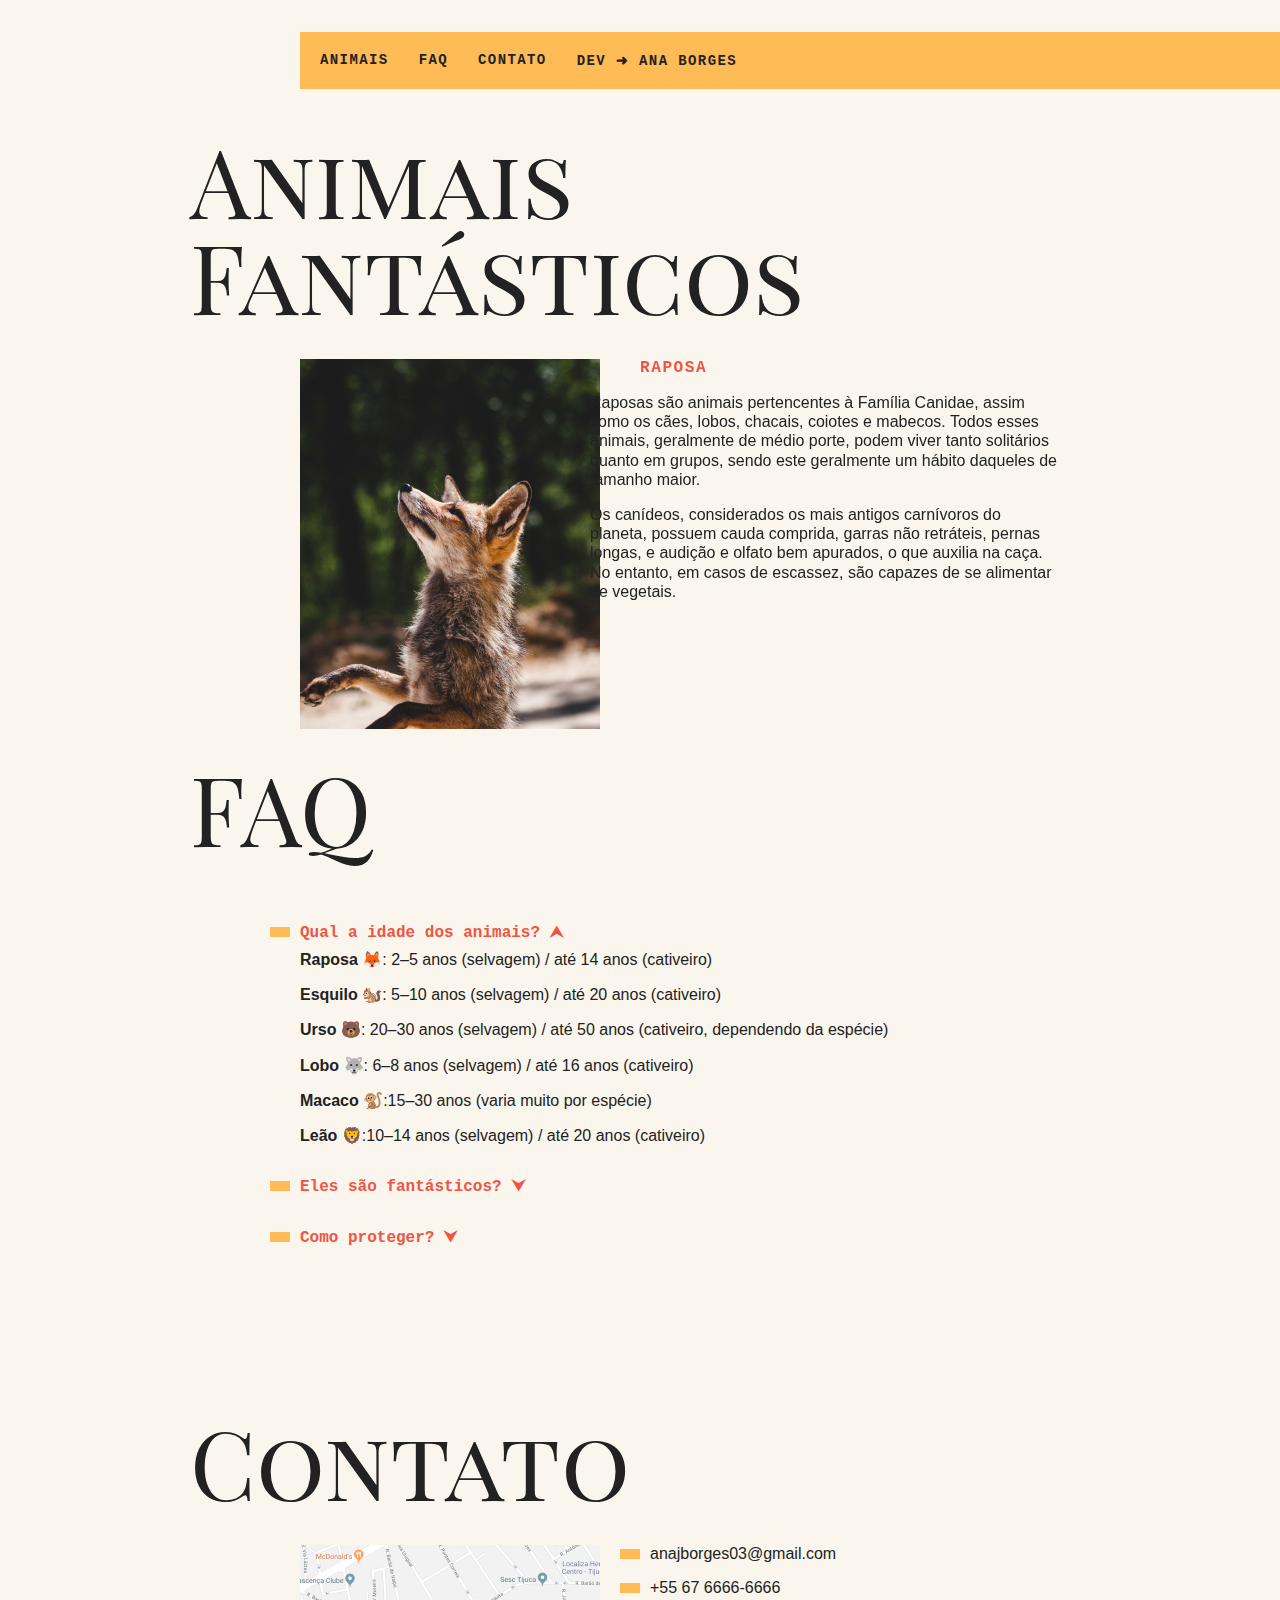
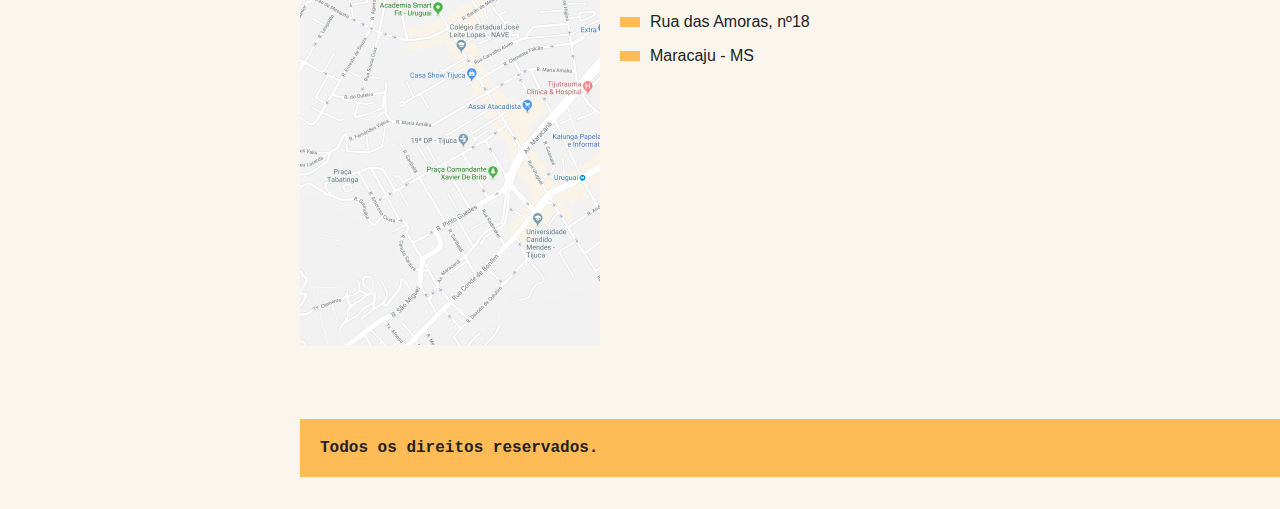
<file: accordion-list/index.html>
<!DOCTYPE html>
<html lang="pt-br">
  <head>
    <meta charset="UTF-8" />
    <meta name="viewport" content="width=device-width, initial-scale=1.0" />
    <script>
      document.documentElement.className += ' js';
    </script>
    <link rel="stylesheet" href="css/style.css" />
    <title>Navegação por Tab</title>
  </head>
  <body>
    <nav class="menu">
      <ul>
        <li><a href="#animais">Animais</a></li>
        <li><a href="#FAQ">FAQ</a></li>
        <li><a href="#contato">Contato</a></li>
        <li>
          <a href="https://github.com/ajborgesdev" target="_blank"
            >Dev ➜ Ana Borges</a
          >
        </li>
      </ul>
    </nav>
    <section class="grid-section animais" id="animais">
      <h1 class="titulo">Animais Fantásticos</h1>
      <ul class="animais-lista js-tabmenu">
        <li>
          <img src="img/imagem1.jpg" alt="Raposa" />
        </li>
        <li>
          <img src="img/imagem2.jpg" />
        </li>
        <li>
          <img src="img/imagem3.jpg" />
        </li>
        <li>
          <img src="img/imagem4.jpg" />
        </li>
        <li>
          <img src="img/imagem5.jpg" />
        </li>
        <li>
          <img src="img/imagem6.jpg" />
        </li>
      </ul>
      <div class="animais-descricao js-tabcontent">
        <section>
          <h2>Raposa</h2>
          <p>
            Raposas são animais pertencentes à Família Canidae, assim como os
            cães, lobos, chacais, coiotes e mabecos. Todos esses animais,
            geralmente de médio porte, podem viver tanto solitários quanto em
            grupos, sendo este geralmente um hábito daqueles de tamanho maior.
          </p>
          <p>
            Os canídeos, considerados os mais antigos carnívoros do planeta,
            possuem cauda comprida, garras não retráteis, pernas longas, e
            audição e olfato bem apurados, o que auxilia na caça. No entanto, em
            casos de escassez, são capazes de se alimentar de vegetais.
          </p>
        </section>
        <section>
          <h2>Esquilo</h2>
          <p>
            Os esquilos são roedores arborícolas pertencentes à mesma família
            que as marmotas e os cães-da-pradaria. Esses animais de pequeno
            porte podem viver tanto solitários quanto em pequenos grupos
            familiares, variando conforme a espécie e disponibilidade de
            alimento.
          </p>
          <p>
            O tamanho deste animal é variável, o menor deles é o esquilo pigmeu
            africano, que mede 13 cm de comprimento. Os maiores são os esquilos
            gigantes da Ásia, seu comprimento pode chegar a 90 cm.
          </p>
        </section>
        <section>
          <h2>Urso</h2>
          <p>
            Os ursos são mamíferos de grande porte que compartilham a mesma
            família com os pandas e os guaxinins (Procyonidae em algumas
            classificações). Apesar de seu tamanho imponente, a maioria das
            espécies tem hábitos solitários, exceto durante o acasalamento ou
            criação de filhotes.
          </p>
          <p>
            É uma família que vive nos mais diversos habitats terrestres, desde
            as regiões geladas do Hemisfério Norte, a florestas temperadas,
            florestas tropicais, montanhas, pastagens e regiões áridas.
          </p>
        </section>
        <section>
          <h2>Lobo</h2>
          <p>
            Os lobos, assim como as raposas e cães domésticos, pertencem à
            família Canidae, sendo os maiores representantes selvagens deste
            grupo. Diferentemente de muitos canídeos, são altamente sociais,
            vivendo em matilhas hierárquicas que podem durar por gerações.
          </p>
          <p>
            Seu pelo cumpre uma ótima função de isolamento térmico, por isso nas
            regiões mais frias a pelagem é mais densa. Seu focinho é
            caracteristicamente mais comprido e mais largo e possui maior
            capacidade cerebral do que os outros canídeos.
          </p>
        </section>
        <section>
          <h2>Macaco</h2>
          <p>
            Os macacos pertencem ao mesmo grupo taxonômico que os humanos,
            dividindo-se em Platirrinos (Novo Mundo) e Catarrinos (Velho Mundo).
            A maioria é social, vivendo em bandos com estruturas hierárquicas
            complexas que variam por espécie.
          </p>
          <p>
            Dentre as principais características dos primatas, podemos destacar
            o cérebro bem desenvolvido, os olhos voltados para a frente, e o
            chamado polegar opositor.
          </p>
        </section>
        <section>
          <h2>Leão</h2>
          <p>
            Os leões são os únicos felinos verdadeiramente sociais, formando
            grupos chamados "coalizões" ou "bandos". Pertencem ao mesmo gênero
            que tigres, leopardos e onças, sendo os segundos maiores felinos
            vivos.
          </p>
          <p>
            Os leões apresentam uma pelagem amarela dourada, a qual é importante
            para garantir a camuflagem em meio à vegetação da savana. Quando
            jovens, apresentam manchas claras em sua pelagem, as quais
            desaparecem à medida que se tornam mais velhos.
          </p>
        </section>
      </div>
      <section class="grid-section FAQ" id="FAQ">
        <h1 class="titulo">FAQ</h1>
        <dl class="FAQ-lista js-accordion">
          <dt>Qual a idade dos animais?</dt>
          <dd>
            <p>
              <strong>Raposa</strong> 🦊: 2–5 anos (selvagem) / até 14 anos
              (cativeiro)
            </p>
            <p>
              <strong>Esquilo</strong> 🐿️: 5–10 anos (selvagem) / até 20 anos
              (cativeiro)
            </p>
            <p>
              <strong>Urso</strong> 🐻: 20–30 anos (selvagem) / até 50 anos
              (cativeiro, dependendo da espécie)
            </p>
            <p>
              <strong>Lobo</strong> 🐺: 6–8 anos (selvagem) / até 16 anos
              (cativeiro)
            </p>
            <p>
              <strong>Macaco</strong> 🐒:15–30 anos (varia muito por espécie)
            </p>
            <p>
              <strong>Leão</strong> 🦁:10–14 anos (selvagem) / até 20 anos
              (cativeiro)
            </p>
          </dd>
          <dt>Eles são fantásticos?</dt>
          <dd>
            <p>
              A raposa encanta com sua astúcia, o esquilo com agilidade, e o
              lobo com sua força em matilha. O macaco diverte com inteligência,
              o leão impõe respeito majestoso, e o urso surpreende – seja com a
              ferocidade do urso-pardo ou a doçura do panda. Cada um revela, à
              sua maneira, a beleza selvagem da natureza.
            </p>
          </dd>
          <dt>Como proteger?</dt>
          <dd>
            <strong>Preserve Habitats:</strong>
            <p>
              Apoie parques nacionais e reservas ambientais. Denuncie
              desmatamento e caça ilegal (Ibama: 0800 61 8080).
            </p>
            <strong>Reduza Poluição:</strong>
            <p>
              Evite plásticos (podem ser ingeridos por animais). Descarte lixo
              corretamente (principalmente em matas e rios).
            </p>
            <strong>Consumo Consciente:</strong>
            <p>
              Compre madeira certificada e produtos sem óleo de palma (que
              desmatam habitats). Evite produtos de origem animal ilegal (couro
              de onça, marfim etc.).
            </p>
          </dd>
        </dl>
      </section>
    </section>
    <section class="grid-section contato" id="contato">
      <h1 class="titulo">Contato</h1>
      <div class="mapa">
        <img src="img/mapa.png" />
      </div>
      <ul class="dados">
        <li>anajborges03@gmail.com</li>
        <li>+55 67 6666-6666</li>
        <li>Rua das Amoras, nº18</li>
        <li>Maracaju - MS</li>
      </ul>
    </section>
    <footer class="copy">
      <p>Todos os direitos reservados.</p>
    </footer>
    <script src="script.js"></script>
  </body>
</html>
</file>
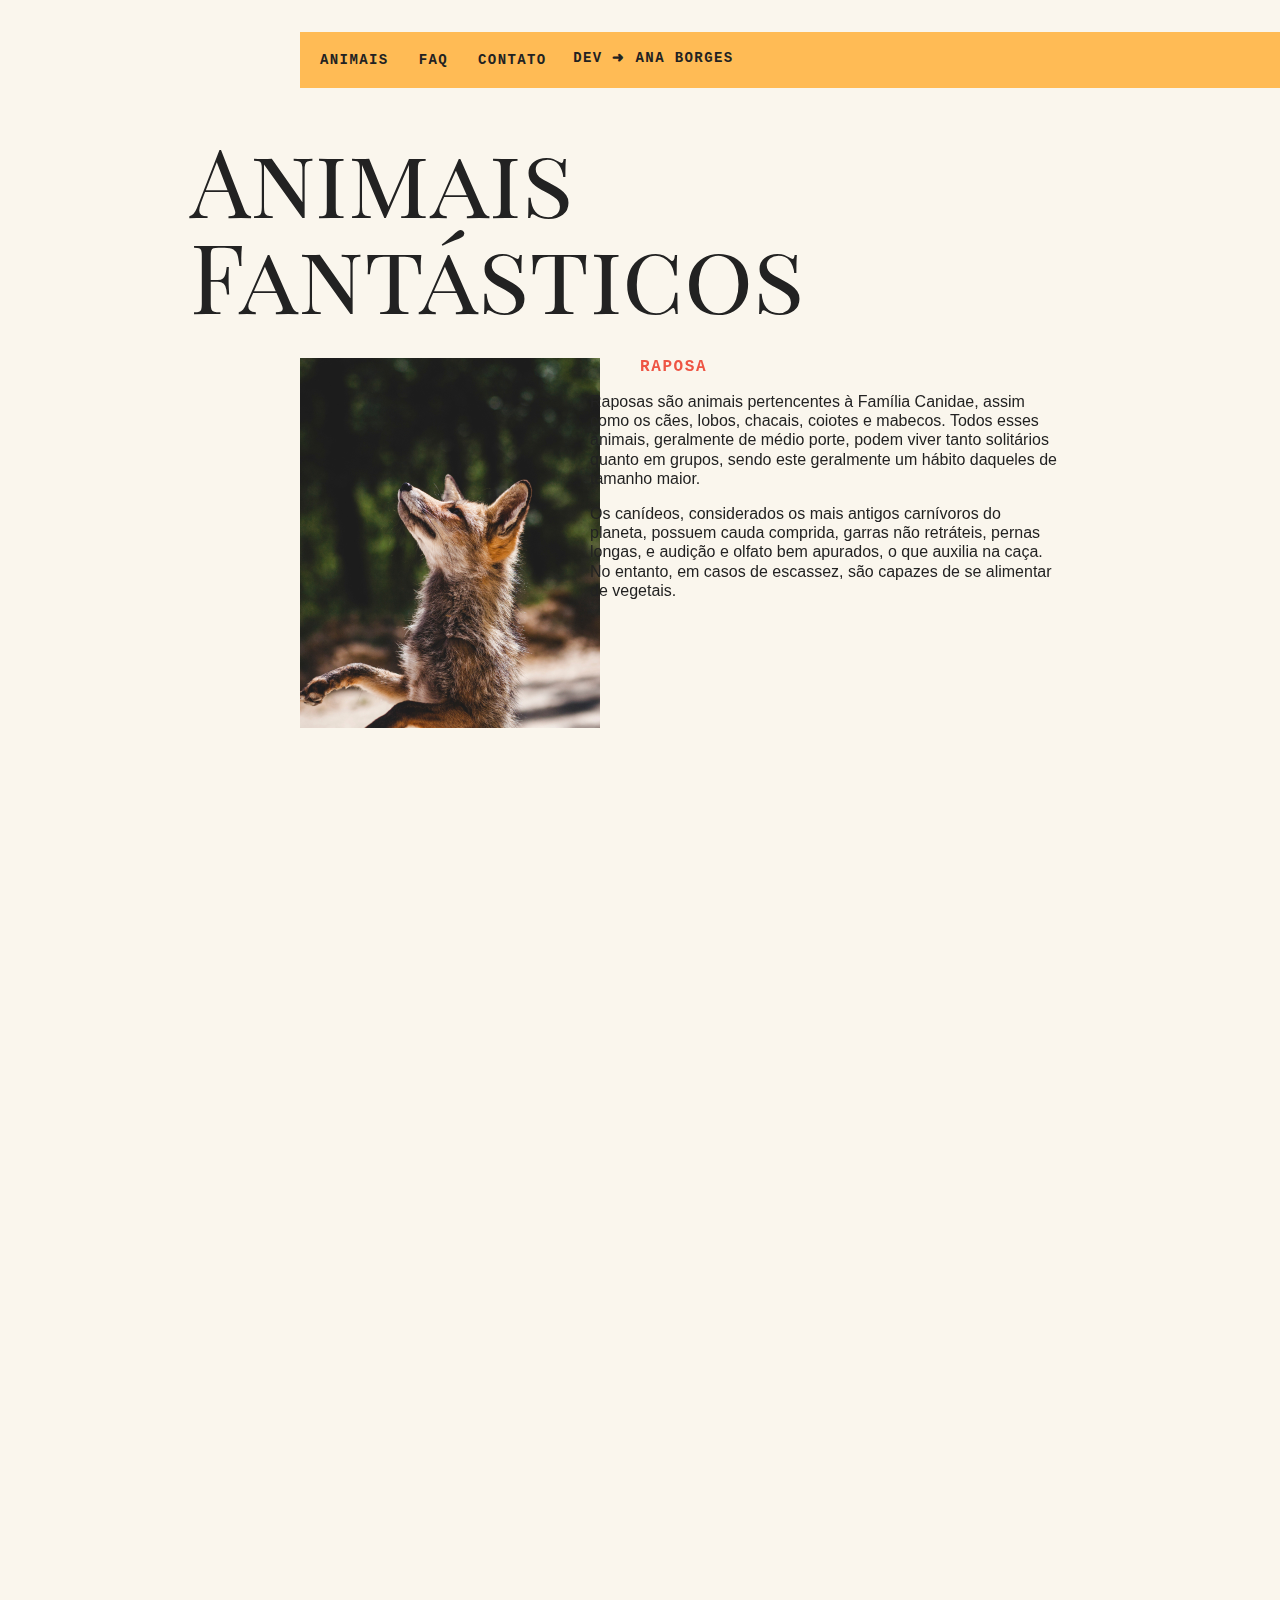
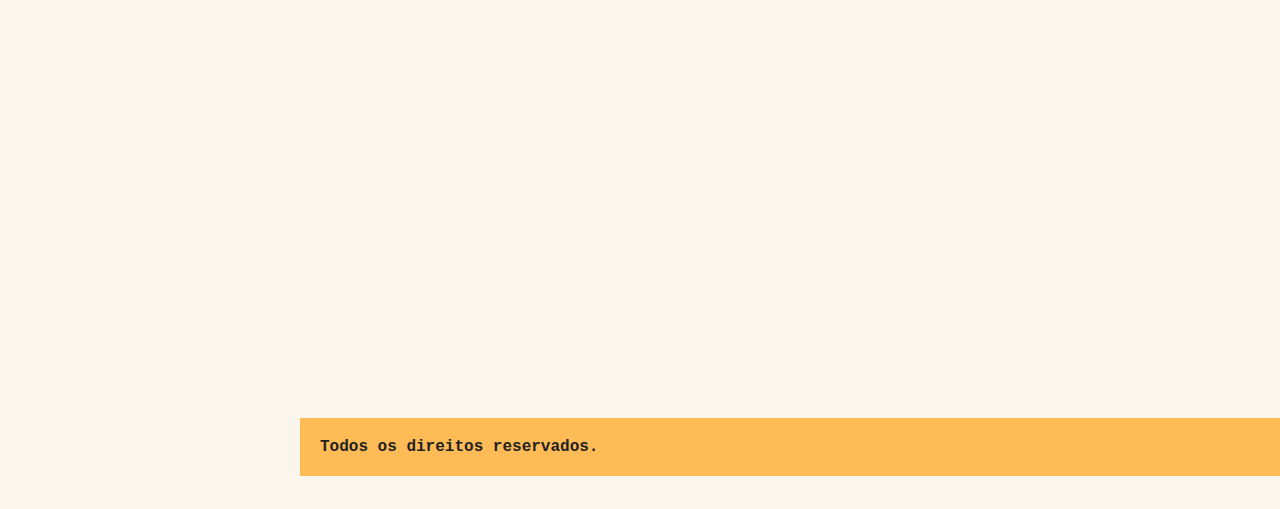
<file: animacao-ao-scroll/index.html>
<!DOCTYPE html>
<html lang="pt-br">
  <head>
    <meta charset="UTF-8" />
    <meta name="viewport" content="width=device-width, initial-scale=1.0" />
    <script>
      document.documentElement.className += ' js';
    </script>
    <link rel="stylesheet" href="css/style.css" />
    <title>Animais Fantásticos</title>
  </head>
  <body>
    <nav class="menu js-menu">
      <ul>
        <li><a href="#animais" class="linksInternos">Animais</a></li>
        <li><a href="#FAQ" class="linksInternos">FAQ</a></li>
        <li><a href="#contato" class="linksInternos">Contato</a></li>
        <li>
          <a href="https://github.com/ajborgesdev" target="_blank" id="linkExterno"
            >Dev ➜ Ana Borges</a
          >
        </li>
      </ul>
    </nav>
    <section class="grid-section animais js-scroll" id="animais">
      <h1 class="titulo">Animais Fantásticos</h1>
      <ul class="animais-lista js-tabmenu">
        <li>
          <img src="img/imagem1.jpg" alt="Raposa" />
        </li>
        <li>
          <img src="img/imagem2.jpg" />
        </li>
        <li>
          <img src="img/imagem3.jpg" />
        </li>
        <li>
          <img src="img/imagem4.jpg" />
        </li>
        <li>
          <img src="img/imagem5.jpg" />
        </li>
        <li>
          <img src="img/imagem6.jpg" />
        </li>
      </ul>
      <div class="animais-descricao js-tabcontent">
        <section>
          <h2>Raposa</h2>
          <p>
            Raposas são animais pertencentes à Família Canidae, assim como os
            cães, lobos, chacais, coiotes e mabecos. Todos esses animais,
            geralmente de médio porte, podem viver tanto solitários quanto em
            grupos, sendo este geralmente um hábito daqueles de tamanho maior.
          </p>
          <p>
            Os canídeos, considerados os mais antigos carnívoros do planeta,
            possuem cauda comprida, garras não retráteis, pernas longas, e
            audição e olfato bem apurados, o que auxilia na caça. No entanto, em
            casos de escassez, são capazes de se alimentar de vegetais.
          </p>
        </section>
        <section>
          <h2>Esquilo</h2>
          <p>
            Os esquilos são roedores arborícolas pertencentes à mesma família
            que as marmotas e os cães-da-pradaria. Esses animais de pequeno
            porte podem viver tanto solitários quanto em pequenos grupos
            familiares, variando conforme a espécie e disponibilidade de
            alimento.
          </p>
          <p>
            O tamanho deste animal é variável, o menor deles é o esquilo pigmeu
            africano, que mede 13 cm de comprimento. Os maiores são os esquilos
            gigantes da Ásia, seu comprimento pode chegar a 90 cm.
          </p>
        </section>
        <section>
          <h2>Urso</h2>
          <p>
            Os ursos são mamíferos de grande porte que compartilham a mesma
            família com os pandas e os guaxinins (Procyonidae em algumas
            classificações). Apesar de seu tamanho imponente, a maioria das
            espécies tem hábitos solitários, exceto durante o acasalamento ou
            criação de filhotes.
          </p>
          <p>
            É uma família que vive nos mais diversos habitats terrestres, desde
            as regiões geladas do Hemisfério Norte, a florestas temperadas,
            florestas tropicais, montanhas, pastagens e regiões áridas.
          </p>
        </section>
        <section>
          <h2>Lobo</h2>
          <p>
            Os lobos, assim como as raposas e cães domésticos, pertencem à
            família Canidae, sendo os maiores representantes selvagens deste
            grupo. Diferentemente de muitos canídeos, são altamente sociais,
            vivendo em matilhas hierárquicas que podem durar por gerações.
          </p>
          <p>
            Seu pelo cumpre uma ótima função de isolamento térmico, por isso nas
            regiões mais frias a pelagem é mais densa. Seu focinho é
            caracteristicamente mais comprido e mais largo e possui maior
            capacidade cerebral do que os outros canídeos.
          </p>
        </section>
        <section>
          <h2>Macaco</h2>
          <p>
            Os macacos pertencem ao mesmo grupo taxonômico que os humanos,
            dividindo-se em Platirrinos (Novo Mundo) e Catarrinos (Velho Mundo).
            A maioria é social, vivendo em bandos com estruturas hierárquicas
            complexas que variam por espécie.
          </p>
          <p>
            Dentre as principais características dos primatas, podemos destacar
            o cérebro bem desenvolvido, os olhos voltados para a frente, e o
            chamado polegar opositor.
          </p>
        </section>
        <section>
          <h2>Leão</h2>
          <p>
            Os leões são os únicos felinos verdadeiramente sociais, formando
            grupos chamados "coalizões" ou "bandos". Pertencem ao mesmo gênero
            que tigres, leopardos e onças, sendo os segundos maiores felinos
            vivos.
          </p>
          <p>
            Os leões apresentam uma pelagem amarela dourada, a qual é importante
            para garantir a camuflagem em meio à vegetação da savana. Quando
            jovens, apresentam manchas claras em sua pelagem, as quais
            desaparecem à medida que se tornam mais velhos.
          </p>
        </section>
      </div>
      <section class="grid-section FAQ js-scroll" id="FAQ">
        <h1 class="titulo">FAQ</h1>
        <dl class="FAQ-lista js-accordion">
          <dt>Qual a idade dos animais?</dt>
          <dd>
            <p>
              <strong>Raposa</strong> 🦊: 2–5 anos (selvagem) / até 14 anos
              (cativeiro)
            </p>
            <p>
              <strong>Esquilo</strong> 🐿️: 5–10 anos (selvagem) / até 20 anos
              (cativeiro)
            </p>
            <p>
              <strong>Urso</strong> 🐻: 20–30 anos (selvagem) / até 50 anos
              (cativeiro, dependendo da espécie)
            </p>
            <p>
              <strong>Lobo</strong> 🐺: 6–8 anos (selvagem) / até 16 anos
              (cativeiro)
            </p>
            <p>
              <strong>Macaco</strong> 🐒:15–30 anos (varia muito por espécie)
            </p>
            <p>
              <strong>Leão</strong> 🦁:10–14 anos (selvagem) / até 20 anos
              (cativeiro)
            </p>
          </dd>
          <dt>Eles são fantásticos?</dt>
          <dd>
            <p>
              A raposa encanta com sua astúcia, o esquilo com agilidade, e o
              lobo com sua força em matilha. O macaco diverte com inteligência,
              o leão impõe respeito majestoso, e o urso surpreende – seja com a
              ferocidade do urso-pardo ou a doçura do panda. Cada um revela, à
              sua maneira, a beleza selvagem da natureza.
            </p>
          </dd>
          <dt>Como proteger?</dt>
          <dd>
            <strong>Preserve Habitats:</strong>
            <p>
              Apoie parques nacionais e reservas ambientais. Denuncie
              desmatamento e caça ilegal (Ibama: 0800 61 8080).
            </p>
            <strong>Reduza Poluição:</strong>
            <p>
              Evite plásticos (podem ser ingeridos por animais). Descarte lixo
              corretamente (principalmente em matas e rios).
            </p>
            <strong>Consumo Consciente:</strong>
            <p>
              Compre madeira certificada e produtos sem óleo de palma (que
              desmatam habitats). Evite produtos de origem animal ilegal (couro
              de onça, marfim etc.).
            </p>
          </dd>
        </dl>
      </section>
    </section>
    <section class="grid-section contato js-scroll" id="contato">
      <h1 class="titulo">Contato</h1>
      <div class="mapa">
        <img src="img/mapa.png" />
      </div>
      <ul class="dados">
        <li>anajborges03@gmail.com</li>
        <li>+55 67 6666-6666</li>
        <li>Rua das Amoras, nº18</li>
        <li>Maracaju - MS</li>
      </ul>
    </section>
    <footer class="copy">
      <p>Todos os direitos reservados.</p>
    </footer>
    <script src="script.js"></script>
  </body>
</html>
</file>
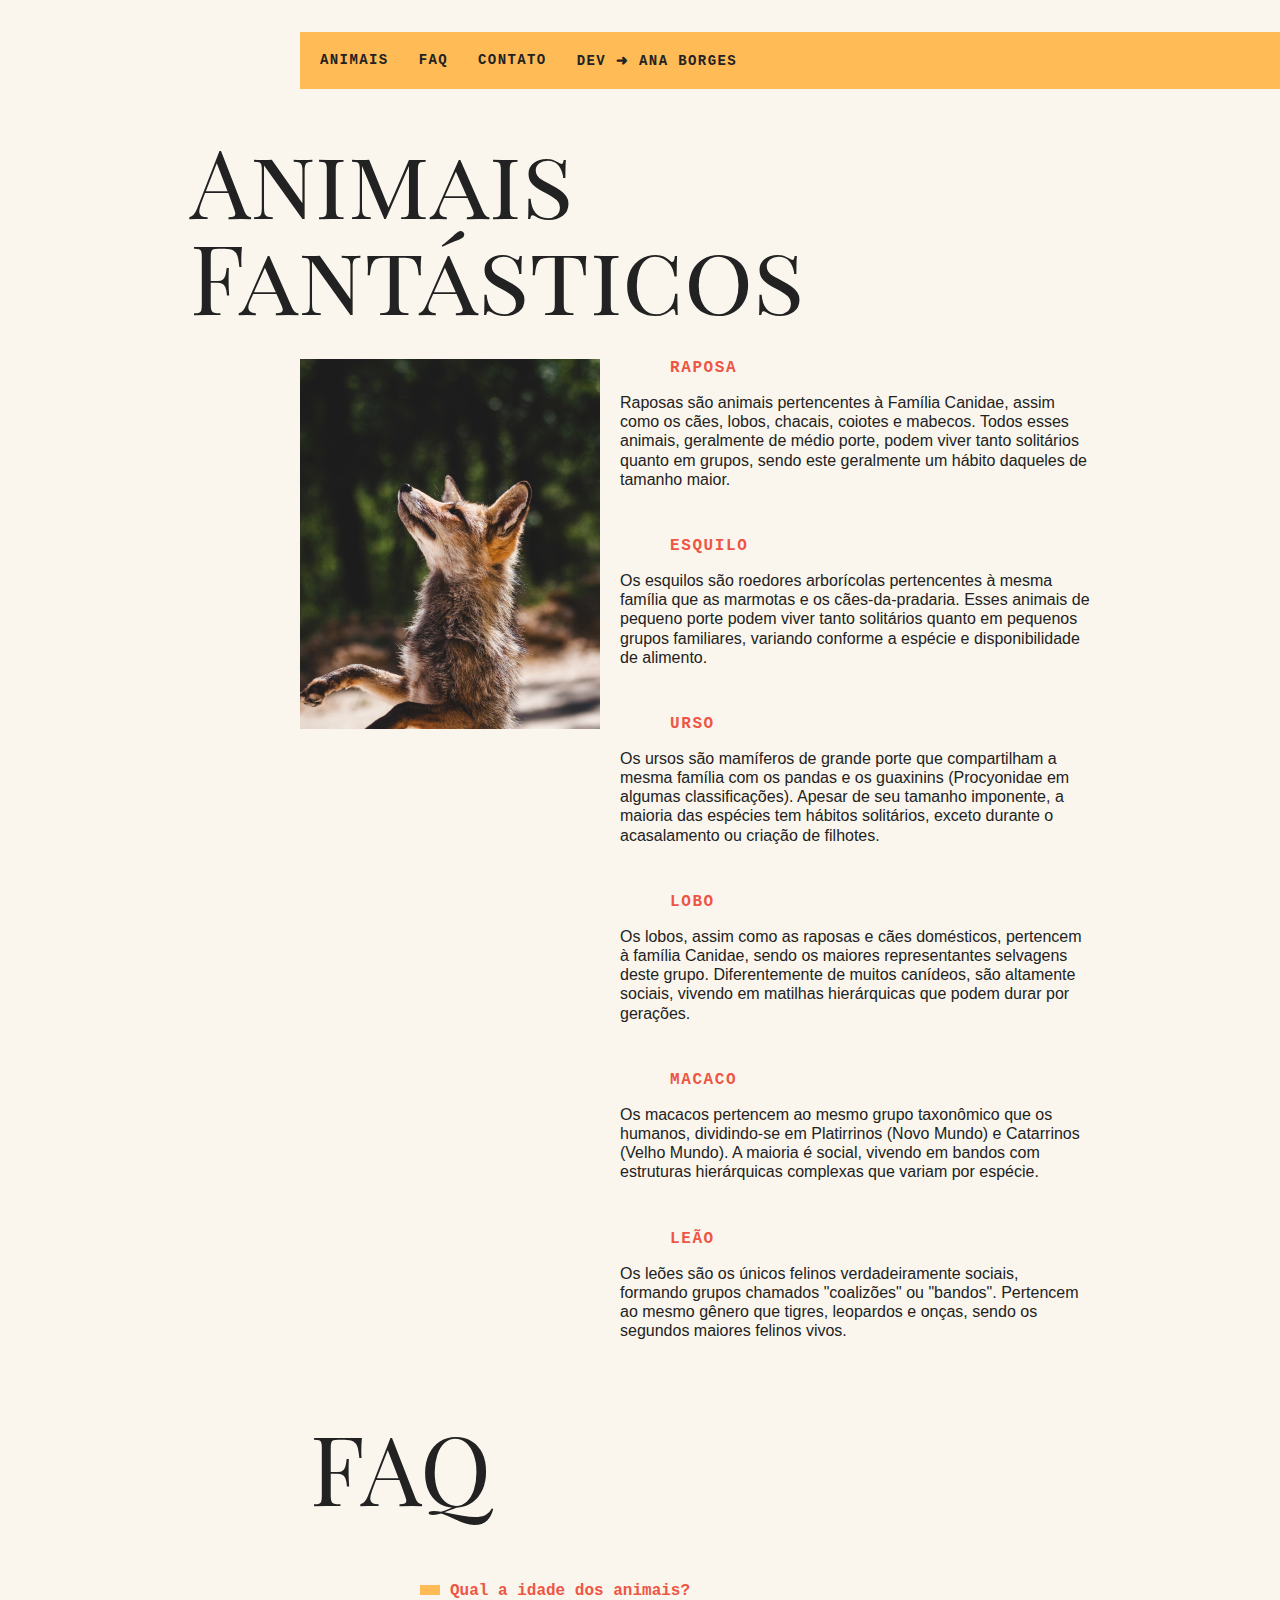
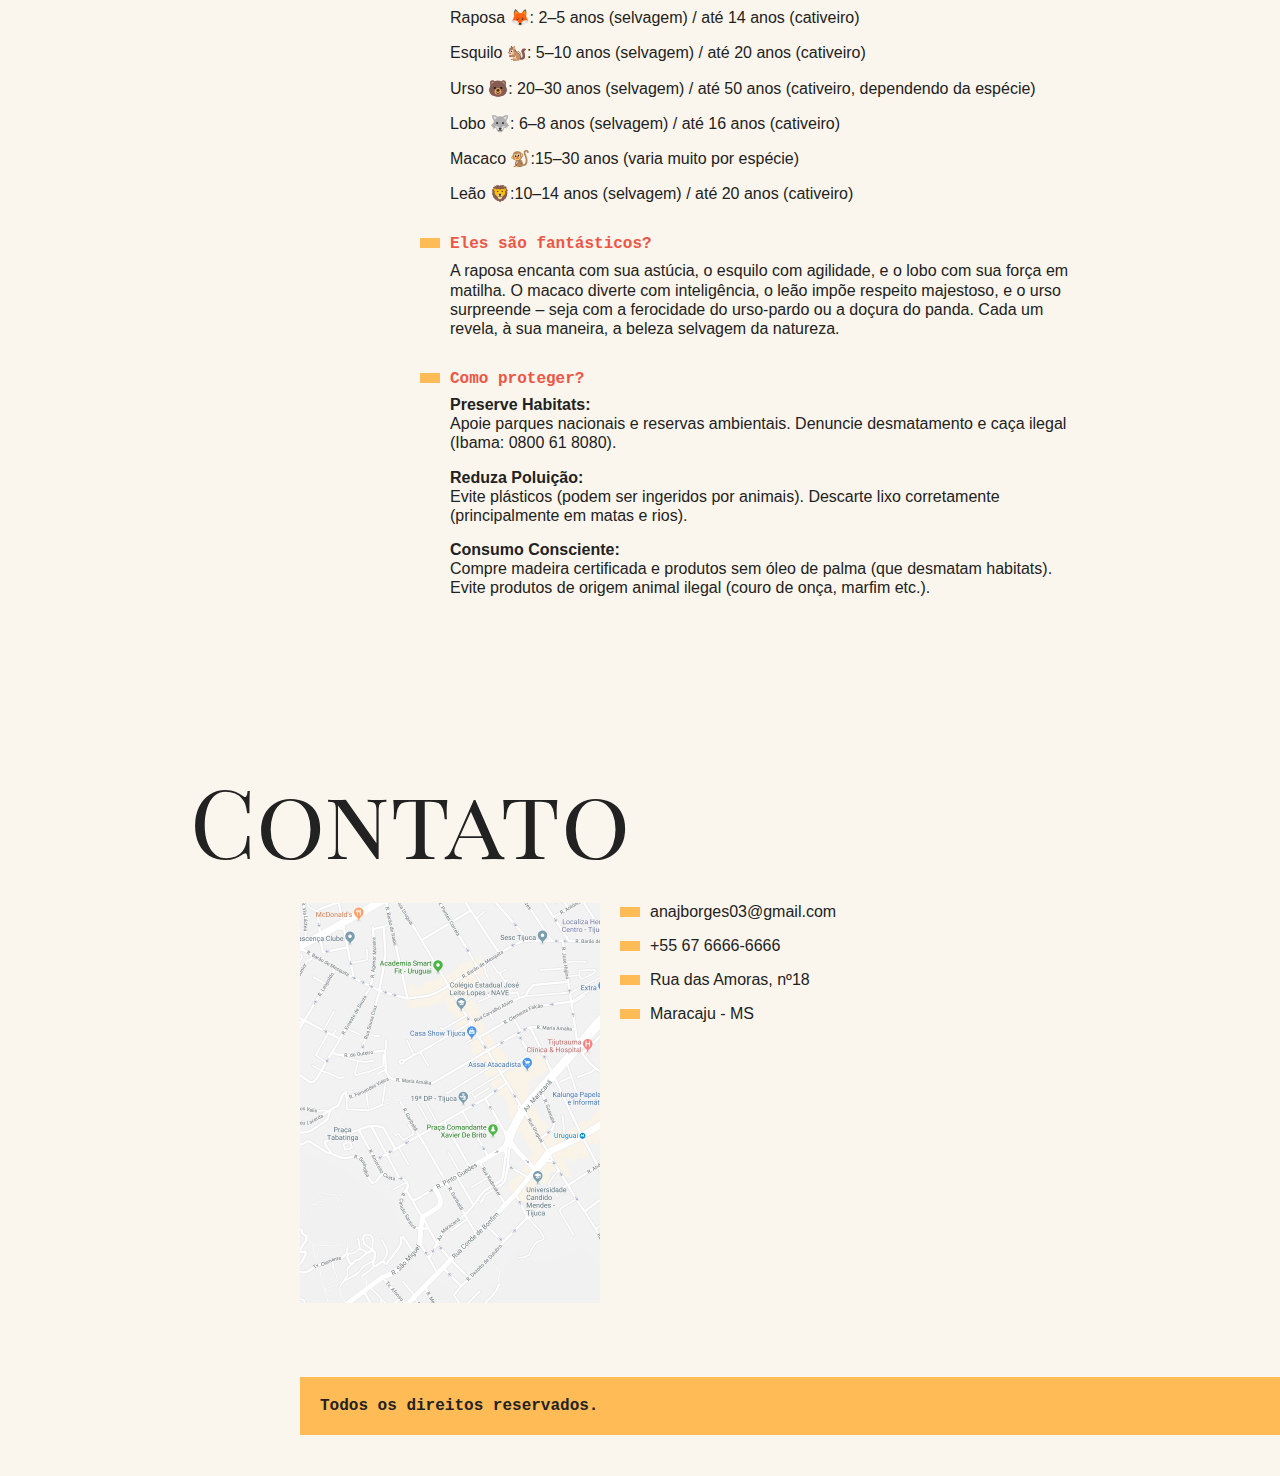
<file: classes-e-atributos/index.html>
<!DOCTYPE html>
<html lang="pt-br">
  <head>
    <meta charset="UTF-8" />
    <meta name="viewport" content="width=device-width, initial-scale=1.0" />
    <link rel="stylesheet" href="css/style.css" />
    <title>Animais Fantásticos</title>
  </head>
  <body>
    <nav class="menu">
      <ul>
        <li><a href="#animais">Animais</a></li>
        <li><a href="#FAQ">FAQ</a></li>
        <li><a href="#contato">Contato</a></li>
        <li><a href="https://github.com/ajborgesdev">Dev ➜ Ana Borges</a></li>
      </ul>
    </nav>
    <section class="grid-section animais" id="animais">
      <h1 class="titulo">Animais Fantásticos</h1>
      <ul class="animais-lista">
        <li>
          <img src="img/imagem1.jpg" alt="Raposa"/>
        </li>
        <li>
          <img src="img/imagem2.jpg" />
        </li>
        <li>
          <img src="img/imagem3.jpg" />
        </li>
        <li>
          <img src="img/imagem4.jpg" />
        </li>
        <li>
          <img src="img/imagem5.jpg" />
        </li>
        <li>
          <img src="img/imagem6.jpg" />
        </li>
      </ul>
      <div class="animais-descricao">
        <section>
          <h2>Raposa</h2>
          <p>
            Raposas são animais pertencentes à Família Canidae, assim como os
            cães, lobos, chacais, coiotes e mabecos. Todos esses animais,
            geralmente de médio porte, podem viver tanto solitários quanto em
            grupos, sendo este geralmente um hábito daqueles de tamanho maior.
          </p>
        </section>
        <section>
          <h2>Esquilo</h2>
          <p>
            Os esquilos são roedores arborícolas pertencentes à mesma família
            que as marmotas e os cães-da-pradaria. Esses animais de pequeno
            porte podem viver tanto solitários quanto em pequenos grupos
            familiares, variando conforme a espécie e disponibilidade de
            alimento.
          </p>
        </section>
        <section>
          <h2>Urso</h2>
          <p>
            Os ursos são mamíferos de grande porte que compartilham a mesma
            família com os pandas e os guaxinins (Procyonidae em algumas
            classificações). Apesar de seu tamanho imponente, a maioria das
            espécies tem hábitos solitários, exceto durante o acasalamento ou
            criação de filhotes.
          </p>
        </section>
        <section>
          <h2>Lobo</h2>
          <p>
            Os lobos, assim como as raposas e cães domésticos, pertencem à
            família Canidae, sendo os maiores representantes selvagens deste
            grupo. Diferentemente de muitos canídeos, são altamente sociais,
            vivendo em matilhas hierárquicas que podem durar por gerações.
          </p>
        </section>
        <section>
          <h2>Macaco</h2>
          <p>
            Os macacos pertencem ao mesmo grupo taxonômico que os humanos,
            dividindo-se em Platirrinos (Novo Mundo) e Catarrinos (Velho Mundo).
            A maioria é social, vivendo em bandos com estruturas hierárquicas
            complexas que variam por espécie.
          </p>
        </section>
        <section>
          <h2>Leão</h2>
          <p>
            Os leões são os únicos felinos verdadeiramente sociais, formando
            grupos chamados "coalizões" ou "bandos". Pertencem ao mesmo gênero
            que tigres, leopardos e onças, sendo os segundos maiores felinos
            vivos.
          </p>
        </section>
      </div>
      <section class="grid-section FAQ" id="FAQ">
        <h1 class="titulo">FAQ</h1>
        <dl class="FAQ-lista">
          <dt>Qual a idade dos animais?</dt>
          <dd>
            <p>Raposa 🦊: 2–5 anos (selvagem) / até 14 anos (cativeiro)</p>
            <p>Esquilo 🐿️: 5–10 anos (selvagem) / até 20 anos (cativeiro)</p>
            <p>
              Urso 🐻: 20–30 anos (selvagem) / até 50 anos (cativeiro,
              dependendo da espécie)
            </p>
            <p>Lobo 🐺: 6–8 anos (selvagem) / até 16 anos (cativeiro)</p>
            <p>Macaco 🐒:15–30 anos (varia muito por espécie)</p>
            <p>Leão 🦁:10–14 anos (selvagem) / até 20 anos (cativeiro)</p>
          </dd>
          <dt>Eles são fantásticos?</dt>
          <dd></dd>
          <dd>
            <p>
              A raposa encanta com sua astúcia, o esquilo com agilidade, e o
              lobo com sua força em matilha. O macaco diverte com inteligência,
              o leão impõe respeito majestoso, e o urso surpreende – seja com a
              ferocidade do urso-pardo ou a doçura do panda. Cada um revela, à
              sua maneira, a beleza selvagem da natureza.
            </p>
          </dd>
          <dt>Como proteger?</dt>
          <dd>
            <strong>Preserve Habitats:</strong>
            <p>
              Apoie parques nacionais e reservas ambientais. Denuncie
              desmatamento e caça ilegal (Ibama: 0800 61 8080).
            </p>
            <strong>Reduza Poluição:</strong>
            <p>
              Evite plásticos (podem ser ingeridos por animais). Descarte lixo
              corretamente (principalmente em matas e rios).
            </p>
            <strong>Consumo Consciente:</strong>
            <p>
              Compre madeira certificada e produtos sem óleo de palma (que
              desmatam habitats). Evite produtos de origem animal ilegal (couro
              de onça, marfim etc.).
            </p>
          </dd>
        </dl>
      </section>
    </section>
    <section class="grid-section contato" id="contato">
      <h1 class="titulo">Contato</h1>
      <div class="mapa">
        <img src="img/mapa.png" />
      </div>
      <ul class="dados">
        <li>anajborges03@gmail.com</li>
        <li>+55 67 6666-6666</li>
        <li>Rua das Amoras, nº18</li>
        <li>Maracaju - MS</li>
      </ul>
    </section>
    <footer class="copy">
      <p>Todos os direitos reservados.</p>
    </footer>
    <script src="script.js"></script>
  </body>
</html>
</file>
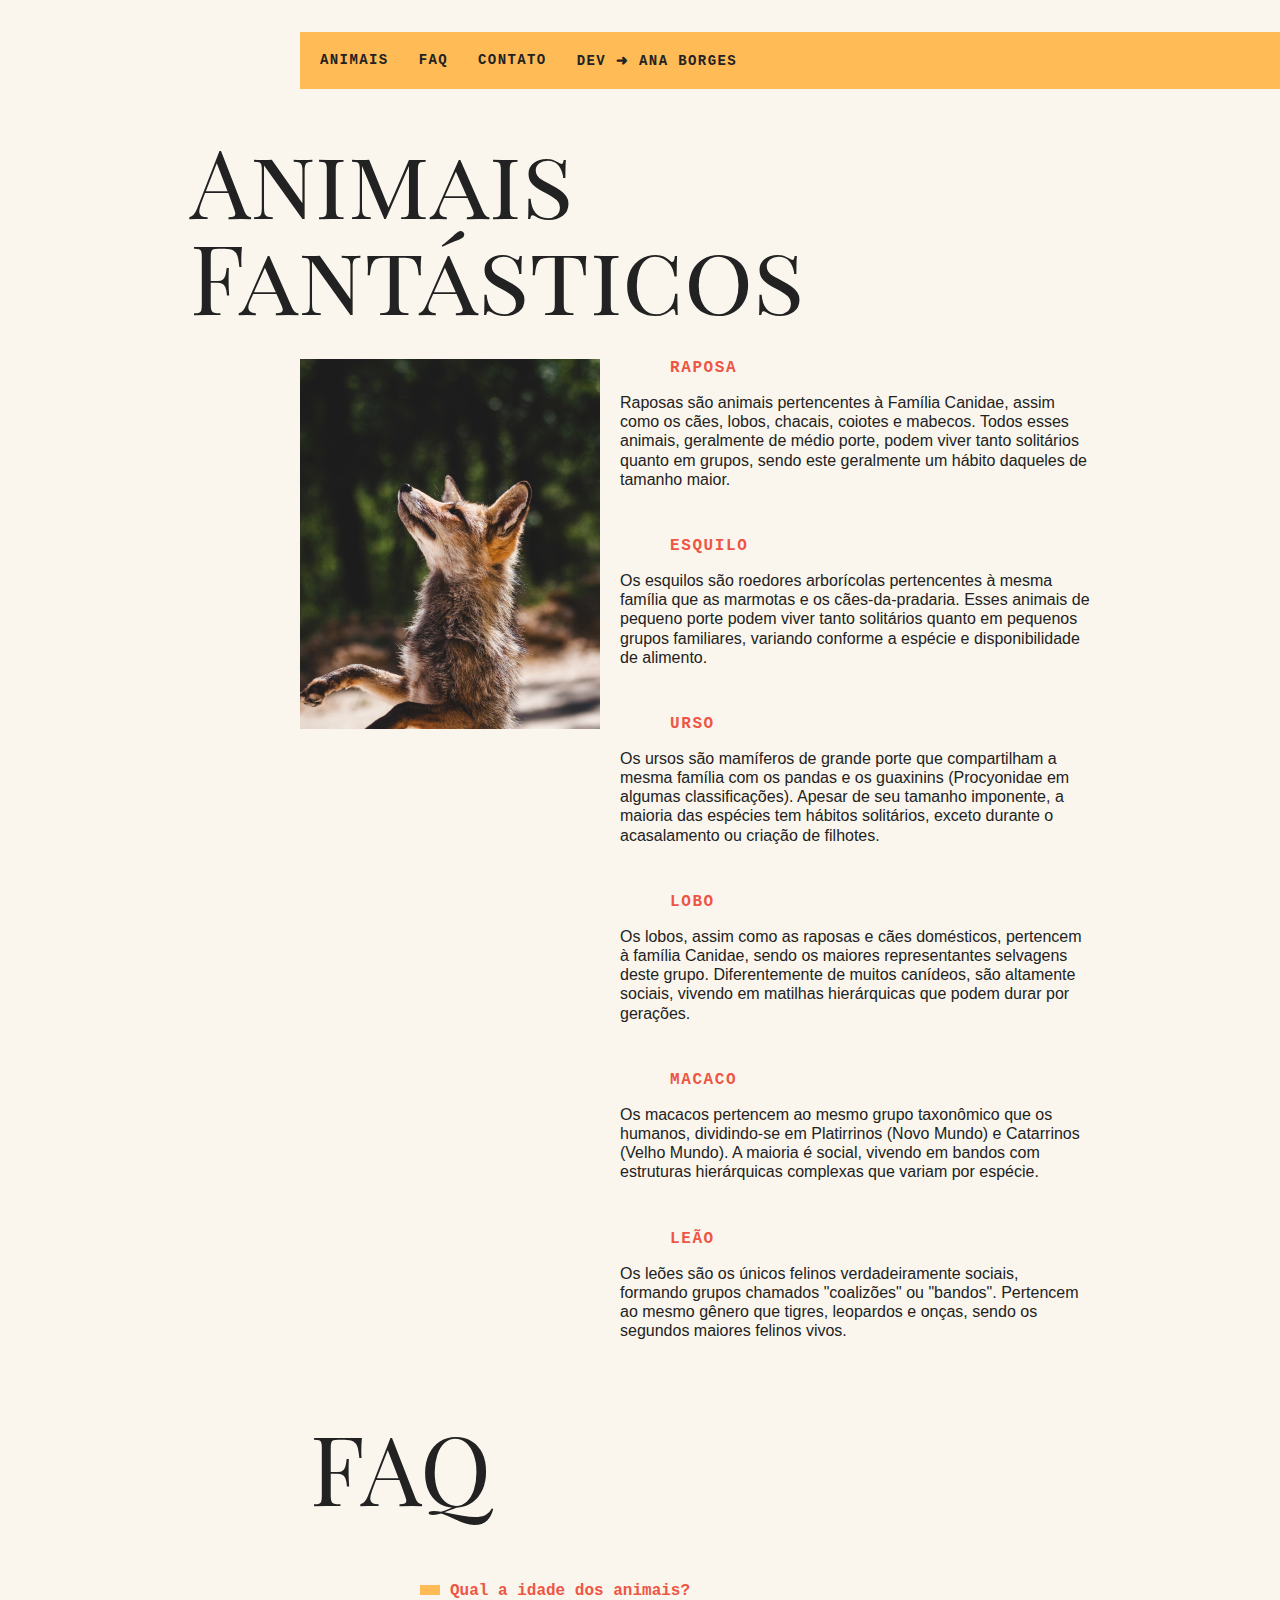
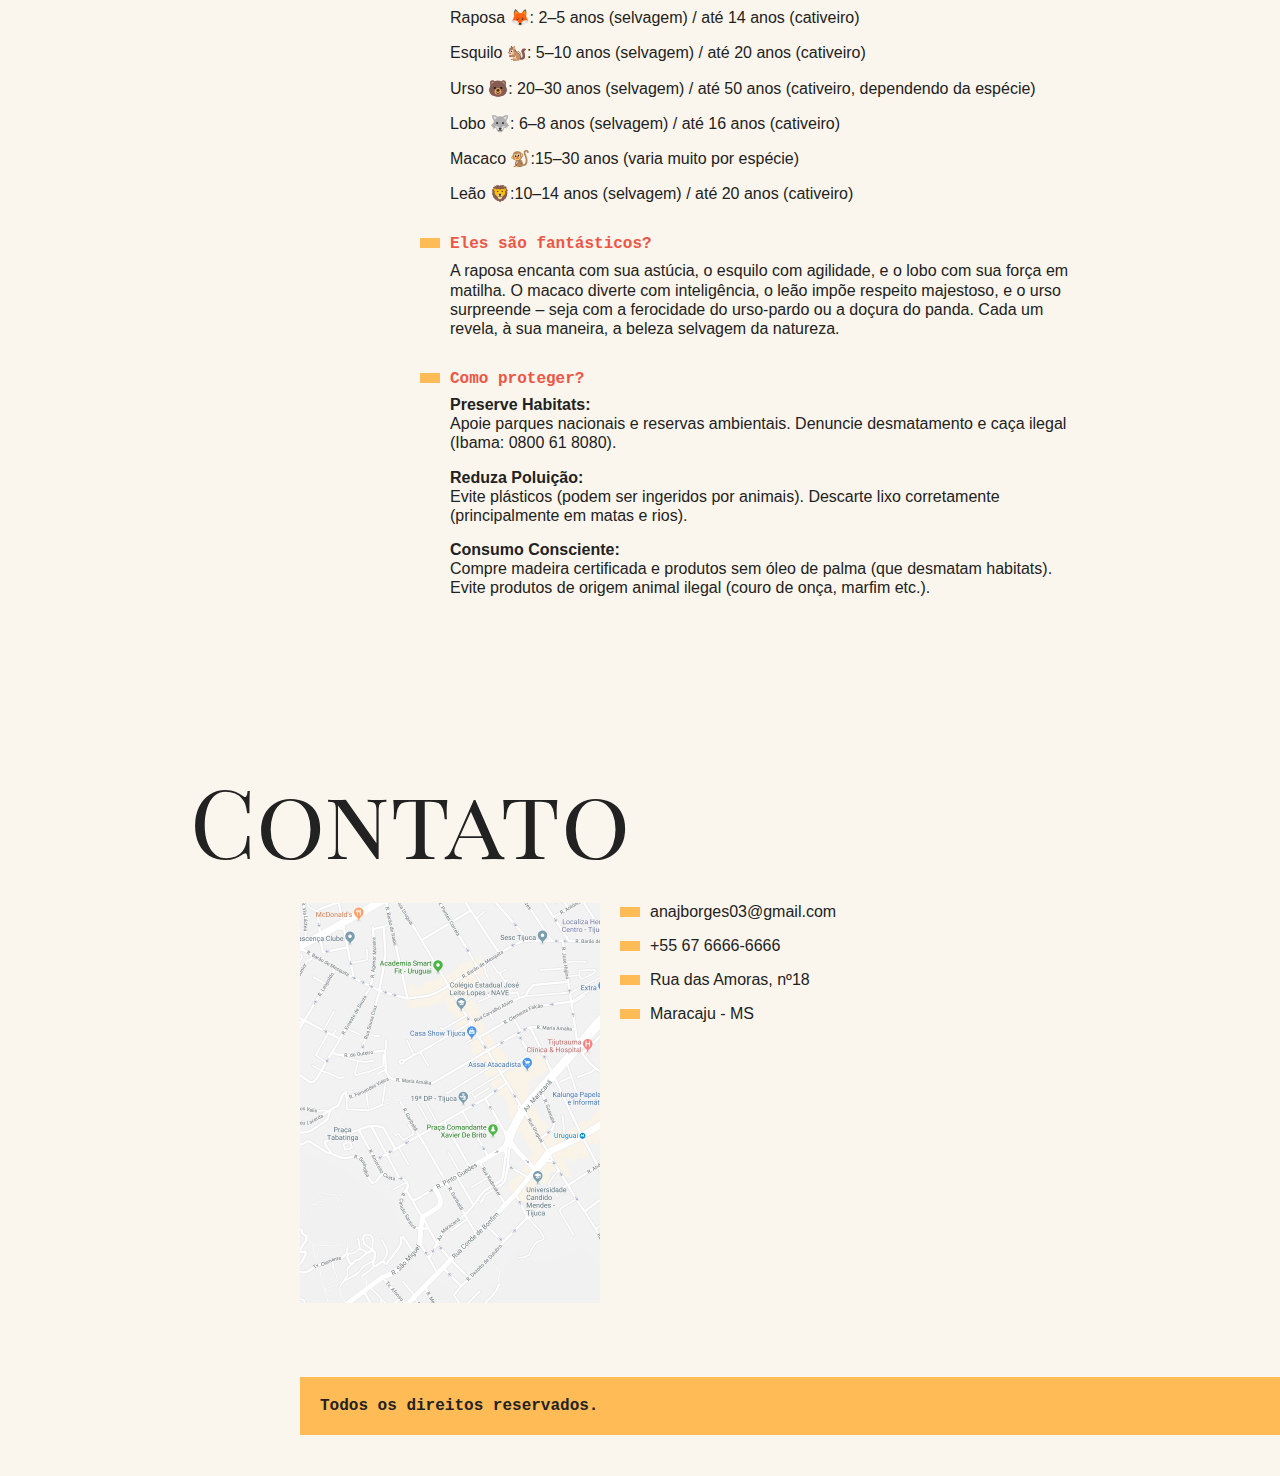
<file: dimensoes-e-distancias/index.html>
<!DOCTYPE html>
<html lang="pt-br">
  <head>
    <meta charset="UTF-8" />
    <meta name="viewport" content="width=device-width, initial-scale=1.0" />
    <link rel="stylesheet" href="css/style.css" />
    <title>Dimensões e distâncias</title>
  </head>
  <body>
    <nav class="menu">
      <ul>
        <li><a href="#animais">Animais</a></li>
        <li><a href="#FAQ">FAQ</a></li>
        <li><a href="#contato">Contato</a></li>
        <li><a href="https://github.com/ajborgesdev">Dev ➜ Ana Borges</a></li>
      </ul>
    </nav>
    <section class="grid-section animais" id="animais">
      <h1 class="titulo">Animais Fantásticos</h1>
      <ul class="animais-lista">
        <li>
          <img src="img/imagem1.jpg" alt="Raposa"/>
        </li>
        <li>
          <img src="img/imagem2.jpg" />
        </li>
        <li>
          <img src="img/imagem3.jpg" />
        </li>
        <li>
          <img src="img/imagem4.jpg" />
        </li>
        <li>
          <img src="img/imagem5.jpg" />
        </li>
        <li>
          <img src="img/imagem6.jpg" />
        </li>
      </ul>
      <div class="animais-descricao">
        <section>
          <h2>Raposa</h2>
          <p>
            Raposas são animais pertencentes à Família Canidae, assim como os
            cães, lobos, chacais, coiotes e mabecos. Todos esses animais,
            geralmente de médio porte, podem viver tanto solitários quanto em
            grupos, sendo este geralmente um hábito daqueles de tamanho maior.
          </p>
        </section>
        <section>
          <h2>Esquilo</h2>
          <p>
            Os esquilos são roedores arborícolas pertencentes à mesma família
            que as marmotas e os cães-da-pradaria. Esses animais de pequeno
            porte podem viver tanto solitários quanto em pequenos grupos
            familiares, variando conforme a espécie e disponibilidade de
            alimento.
          </p>
        </section>
        <section>
          <h2>Urso</h2>
          <p>
            Os ursos são mamíferos de grande porte que compartilham a mesma
            família com os pandas e os guaxinins (Procyonidae em algumas
            classificações). Apesar de seu tamanho imponente, a maioria das
            espécies tem hábitos solitários, exceto durante o acasalamento ou
            criação de filhotes.
          </p>
        </section>
        <section>
          <h2>Lobo</h2>
          <p>
            Os lobos, assim como as raposas e cães domésticos, pertencem à
            família Canidae, sendo os maiores representantes selvagens deste
            grupo. Diferentemente de muitos canídeos, são altamente sociais,
            vivendo em matilhas hierárquicas que podem durar por gerações.
          </p>
        </section>
        <section>
          <h2>Macaco</h2>
          <p>
            Os macacos pertencem ao mesmo grupo taxonômico que os humanos,
            dividindo-se em Platirrinos (Novo Mundo) e Catarrinos (Velho Mundo).
            A maioria é social, vivendo em bandos com estruturas hierárquicas
            complexas que variam por espécie.
          </p>
        </section>
        <section>
          <h2>Leão</h2>
          <p>
            Os leões são os únicos felinos verdadeiramente sociais, formando
            grupos chamados "coalizões" ou "bandos". Pertencem ao mesmo gênero
            que tigres, leopardos e onças, sendo os segundos maiores felinos
            vivos.
          </p>
        </section>
      </div>
      <section class="grid-section FAQ" id="FAQ">
        <h1 class="titulo">FAQ</h1>
        <dl class="FAQ-lista">
          <dt>Qual a idade dos animais?</dt>
          <dd>
            <p>Raposa 🦊: 2–5 anos (selvagem) / até 14 anos (cativeiro)</p>
            <p>Esquilo 🐿️: 5–10 anos (selvagem) / até 20 anos (cativeiro)</p>
            <p>
              Urso 🐻: 20–30 anos (selvagem) / até 50 anos (cativeiro,
              dependendo da espécie)
            </p>
            <p>Lobo 🐺: 6–8 anos (selvagem) / até 16 anos (cativeiro)</p>
            <p>Macaco 🐒:15–30 anos (varia muito por espécie)</p>
            <p>Leão 🦁:10–14 anos (selvagem) / até 20 anos (cativeiro)</p>
          </dd>
          <dt>Eles são fantásticos?</dt>
          <dd></dd>
          <dd>
            <p>
              A raposa encanta com sua astúcia, o esquilo com agilidade, e o
              lobo com sua força em matilha. O macaco diverte com inteligência,
              o leão impõe respeito majestoso, e o urso surpreende – seja com a
              ferocidade do urso-pardo ou a doçura do panda. Cada um revela, à
              sua maneira, a beleza selvagem da natureza.
            </p>
          </dd>
          <dt>Como proteger?</dt>
          <dd>
            <strong>Preserve Habitats:</strong>
            <p>
              Apoie parques nacionais e reservas ambientais. Denuncie
              desmatamento e caça ilegal (Ibama: 0800 61 8080).
            </p>
            <strong>Reduza Poluição:</strong>
            <p>
              Evite plásticos (podem ser ingeridos por animais). Descarte lixo
              corretamente (principalmente em matas e rios).
            </p>
            <strong>Consumo Consciente:</strong>
            <p>
              Compre madeira certificada e produtos sem óleo de palma (que
              desmatam habitats). Evite produtos de origem animal ilegal (couro
              de onça, marfim etc.).
            </p>
          </dd>
        </dl>
      </section>
    </section>
    <section class="grid-section contato" id="contato">
      <h1 class="titulo">Contato</h1>
      <div class="mapa">
        <img src="img/mapa.png" />
      </div>
      <ul class="dados">
        <li>anajborges03@gmail.com</li>
        <li>+55 67 6666-6666</li>
        <li>Rua das Amoras, nº18</li>
        <li>Maracaju - MS</li>
      </ul>
    </section>
    <footer class="copy">
      <p>Todos os direitos reservados.</p>
    </footer>
    <script src="script.js"></script>
  </body>
</html>
</file>
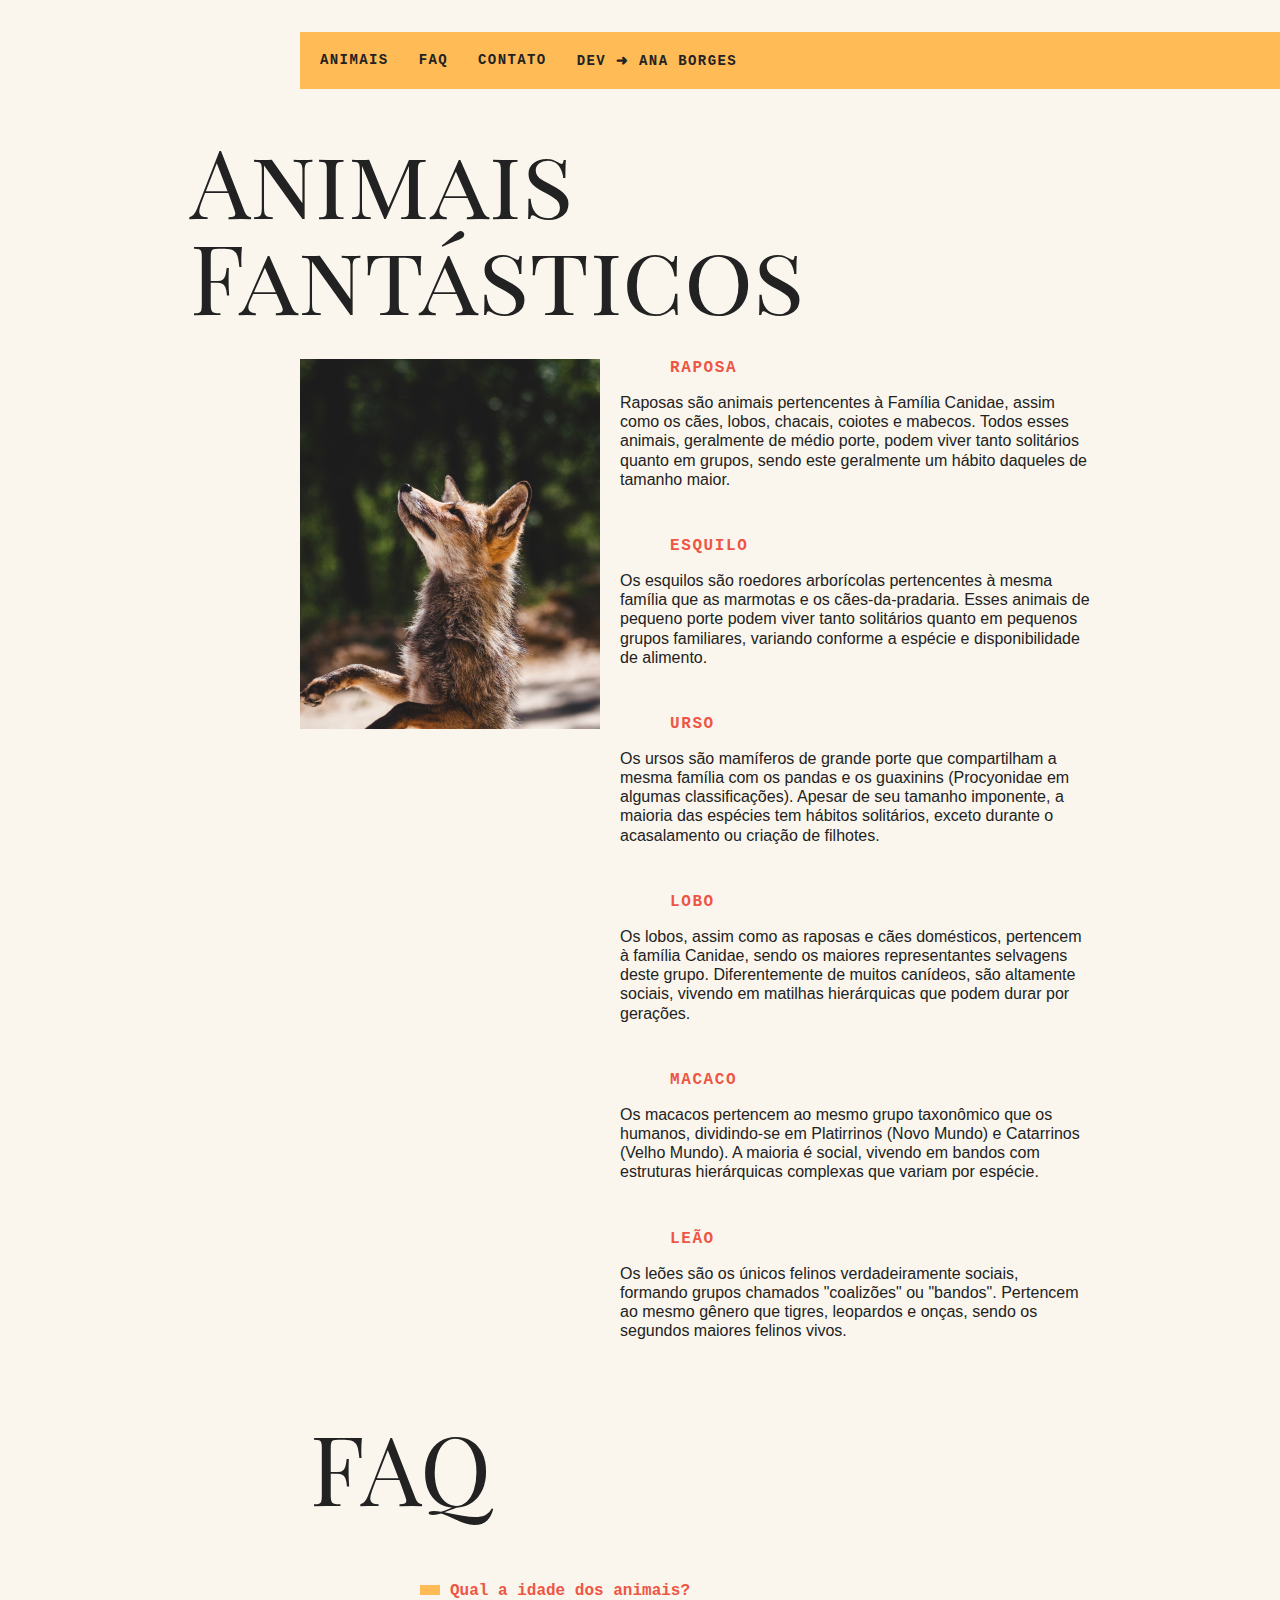
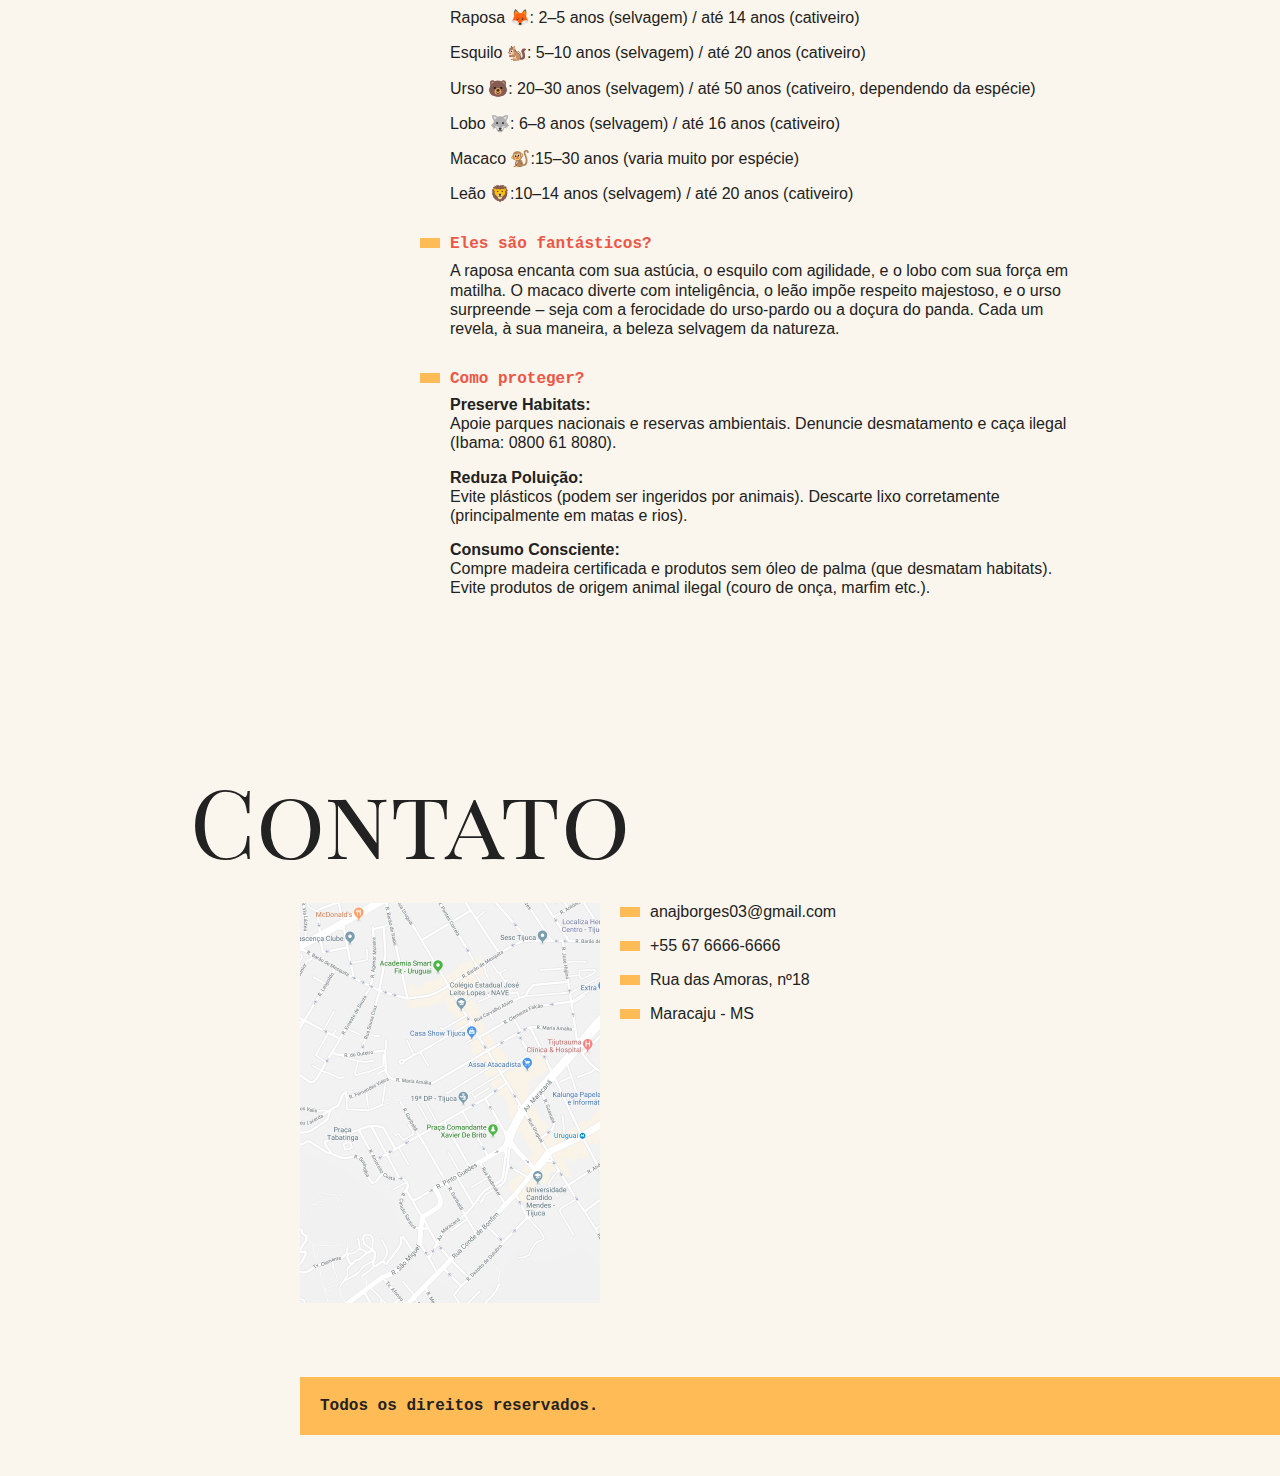
<file: eventos/index.html>
<!DOCTYPE html>
<html lang="pt-br">
  <head>
    <meta charset="UTF-8" />
    <meta name="viewport" content="width=device-width, initial-scale=1.0" />
    <link rel="stylesheet" href="css/style.css" />
    <title>Eventos</title>
  </head>
  <body>
    <nav class="menu">
      <ul>
        <li><a href="#animais">Animais</a></li>
        <li><a href="#FAQ">FAQ</a></li>
        <li><a href="#contato">Contato</a></li>
        <li><a href="https://github.com/ajborgesdev">Dev ➜ Ana Borges</a></li>
      </ul>
    </nav>
    <section class="grid-section animais" id="animais">
      <h1 class="titulo">Animais Fantásticos</h1>
      <ul class="animais-lista">
        <li>
          <img src="img/imagem1.jpg" alt="Raposa"/>
        </li>
        <li>
          <img src="img/imagem2.jpg" />
        </li>
        <li>
          <img src="img/imagem3.jpg" />
        </li>
        <li>
          <img src="img/imagem4.jpg" />
        </li>
        <li>
          <img src="img/imagem5.jpg" />
        </li>
        <li>
          <img src="img/imagem6.jpg" />
        </li>
      </ul>
      <div class="animais-descricao">
        <section>
          <h2>Raposa</h2>
          <p>
            Raposas são animais pertencentes à Família Canidae, assim como os
            cães, lobos, chacais, coiotes e mabecos. Todos esses animais,
            geralmente de médio porte, podem viver tanto solitários quanto em
            grupos, sendo este geralmente um hábito daqueles de tamanho maior.
          </p>
        </section>
        <section>
          <h2>Esquilo</h2>
          <p>
            Os esquilos são roedores arborícolas pertencentes à mesma família
            que as marmotas e os cães-da-pradaria. Esses animais de pequeno
            porte podem viver tanto solitários quanto em pequenos grupos
            familiares, variando conforme a espécie e disponibilidade de
            alimento.
          </p>
        </section>
        <section>
          <h2>Urso</h2>
          <p>
            Os ursos são mamíferos de grande porte que compartilham a mesma
            família com os pandas e os guaxinins (Procyonidae em algumas
            classificações). Apesar de seu tamanho imponente, a maioria das
            espécies tem hábitos solitários, exceto durante o acasalamento ou
            criação de filhotes.
          </p>
        </section>
        <section>
          <h2>Lobo</h2>
          <p>
            Os lobos, assim como as raposas e cães domésticos, pertencem à
            família Canidae, sendo os maiores representantes selvagens deste
            grupo. Diferentemente de muitos canídeos, são altamente sociais,
            vivendo em matilhas hierárquicas que podem durar por gerações.
          </p>
        </section>
        <section>
          <h2>Macaco</h2>
          <p>
            Os macacos pertencem ao mesmo grupo taxonômico que os humanos,
            dividindo-se em Platirrinos (Novo Mundo) e Catarrinos (Velho Mundo).
            A maioria é social, vivendo em bandos com estruturas hierárquicas
            complexas que variam por espécie.
          </p>
        </section>
        <section>
          <h2>Leão</h2>
          <p>
            Os leões são os únicos felinos verdadeiramente sociais, formando
            grupos chamados "coalizões" ou "bandos". Pertencem ao mesmo gênero
            que tigres, leopardos e onças, sendo os segundos maiores felinos
            vivos.
          </p>
        </section>
      </div>
      <section class="grid-section FAQ" id="FAQ">
        <h1 class="titulo">FAQ</h1>
        <dl class="FAQ-lista">
          <dt>Qual a idade dos animais?</dt>
          <dd>
            <p>Raposa 🦊: 2–5 anos (selvagem) / até 14 anos (cativeiro)</p>
            <p>Esquilo 🐿️: 5–10 anos (selvagem) / até 20 anos (cativeiro)</p>
            <p>
              Urso 🐻: 20–30 anos (selvagem) / até 50 anos (cativeiro,
              dependendo da espécie)
            </p>
            <p>Lobo 🐺: 6–8 anos (selvagem) / até 16 anos (cativeiro)</p>
            <p>Macaco 🐒:15–30 anos (varia muito por espécie)</p>
            <p>Leão 🦁:10–14 anos (selvagem) / até 20 anos (cativeiro)</p>
          </dd>
          <dt>Eles são fantásticos?</dt>
          <dd></dd>
          <dd>
            <p>
              A raposa encanta com sua astúcia, o esquilo com agilidade, e o
              lobo com sua força em matilha. O macaco diverte com inteligência,
              o leão impõe respeito majestoso, e o urso surpreende – seja com a
              ferocidade do urso-pardo ou a doçura do panda. Cada um revela, à
              sua maneira, a beleza selvagem da natureza.
            </p>
          </dd>
          <dt>Como proteger?</dt>
          <dd>
            <strong>Preserve Habitats:</strong>
            <p>
              Apoie parques nacionais e reservas ambientais. Denuncie
              desmatamento e caça ilegal (Ibama: 0800 61 8080).
            </p>
            <strong>Reduza Poluição:</strong>
            <p>
              Evite plásticos (podem ser ingeridos por animais). Descarte lixo
              corretamente (principalmente em matas e rios).
            </p>
            <strong>Consumo Consciente:</strong>
            <p>
              Compre madeira certificada e produtos sem óleo de palma (que
              desmatam habitats). Evite produtos de origem animal ilegal (couro
              de onça, marfim etc.).
            </p>
          </dd>
        </dl>
      </section>
    </section>
    <section class="grid-section contato" id="contato">
      <h1 class="titulo">Contato</h1>
      <div class="mapa">
        <img src="img/mapa.png" />
      </div>
      <ul class="dados">
        <li>anajborges03@gmail.com</li>
        <li>+55 67 6666-6666</li>
        <li>Rua das Amoras, nº18</li>
        <li>Maracaju - MS</li>
      </ul>
    </section>
    <footer class="copy">
      <p>Todos os direitos reservados.</p>
    </footer>
    <script src="script.js"></script>
  </body>
</html>
</file>
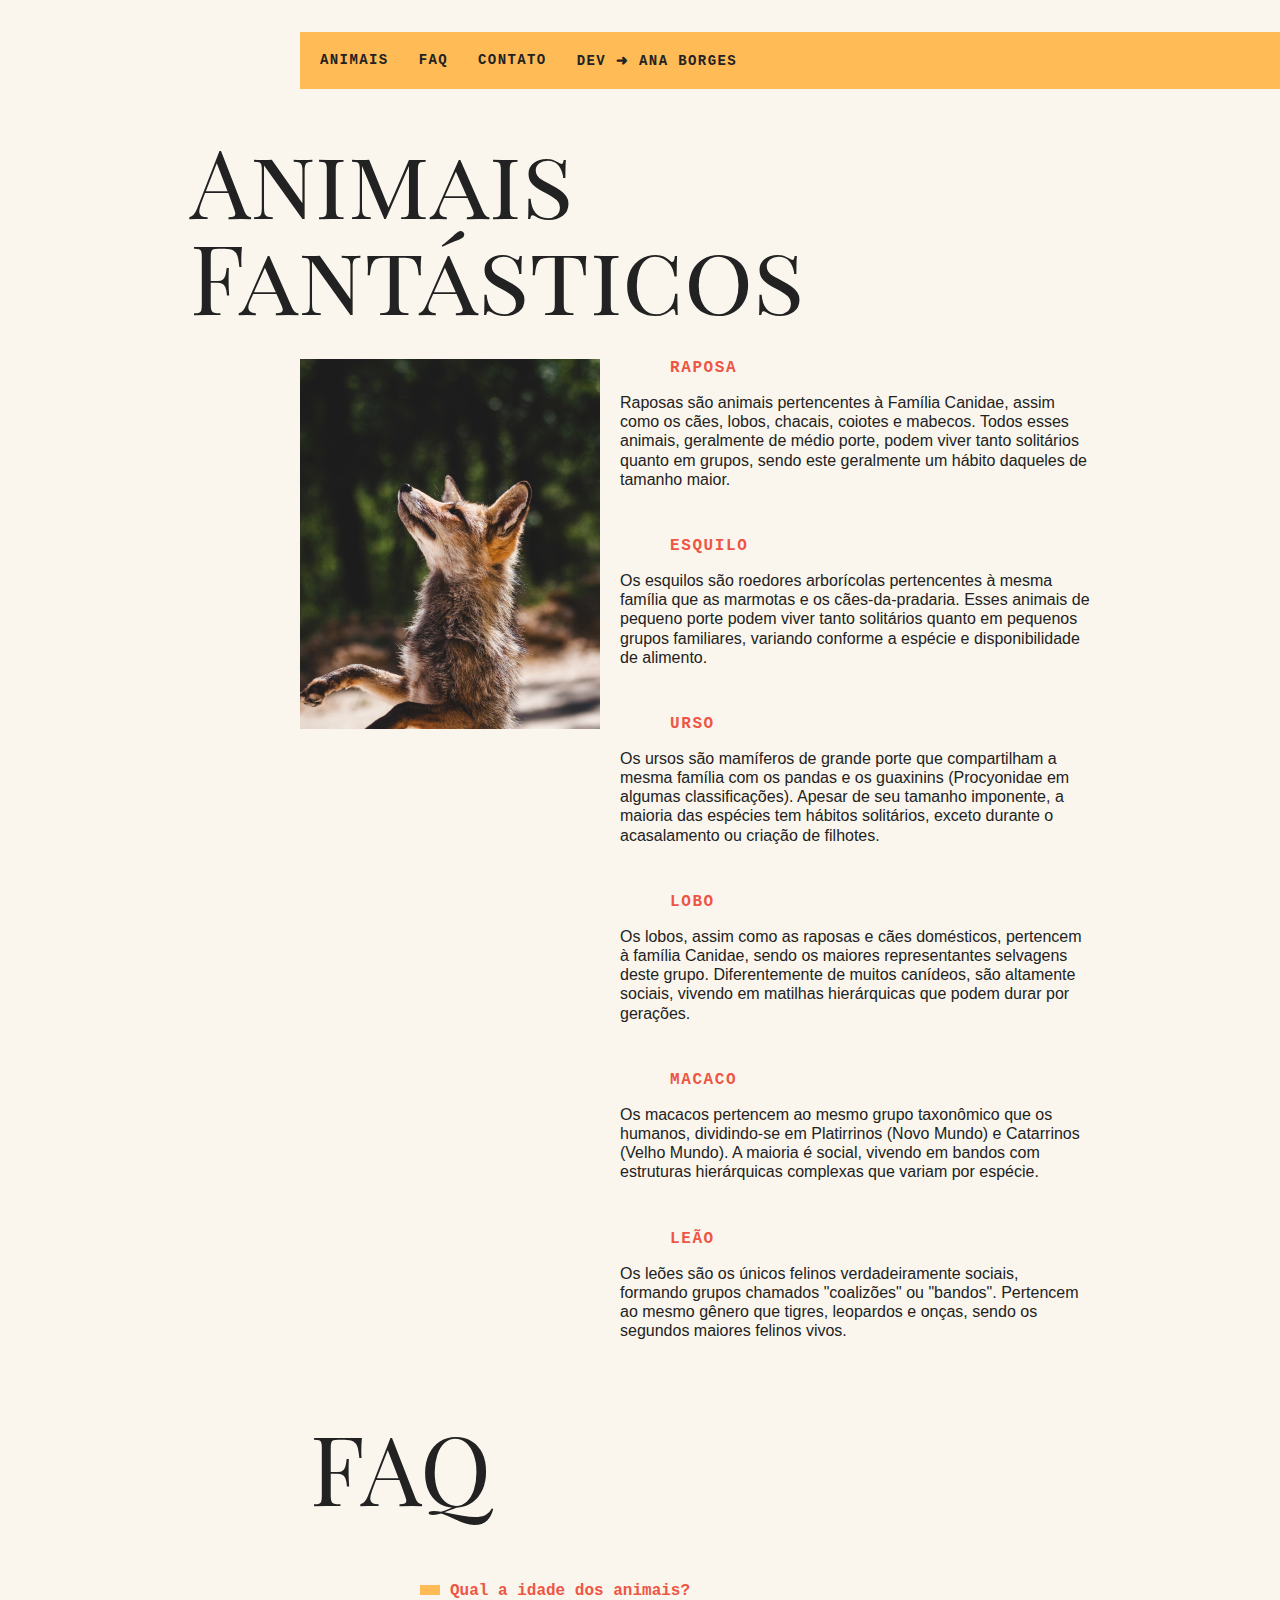
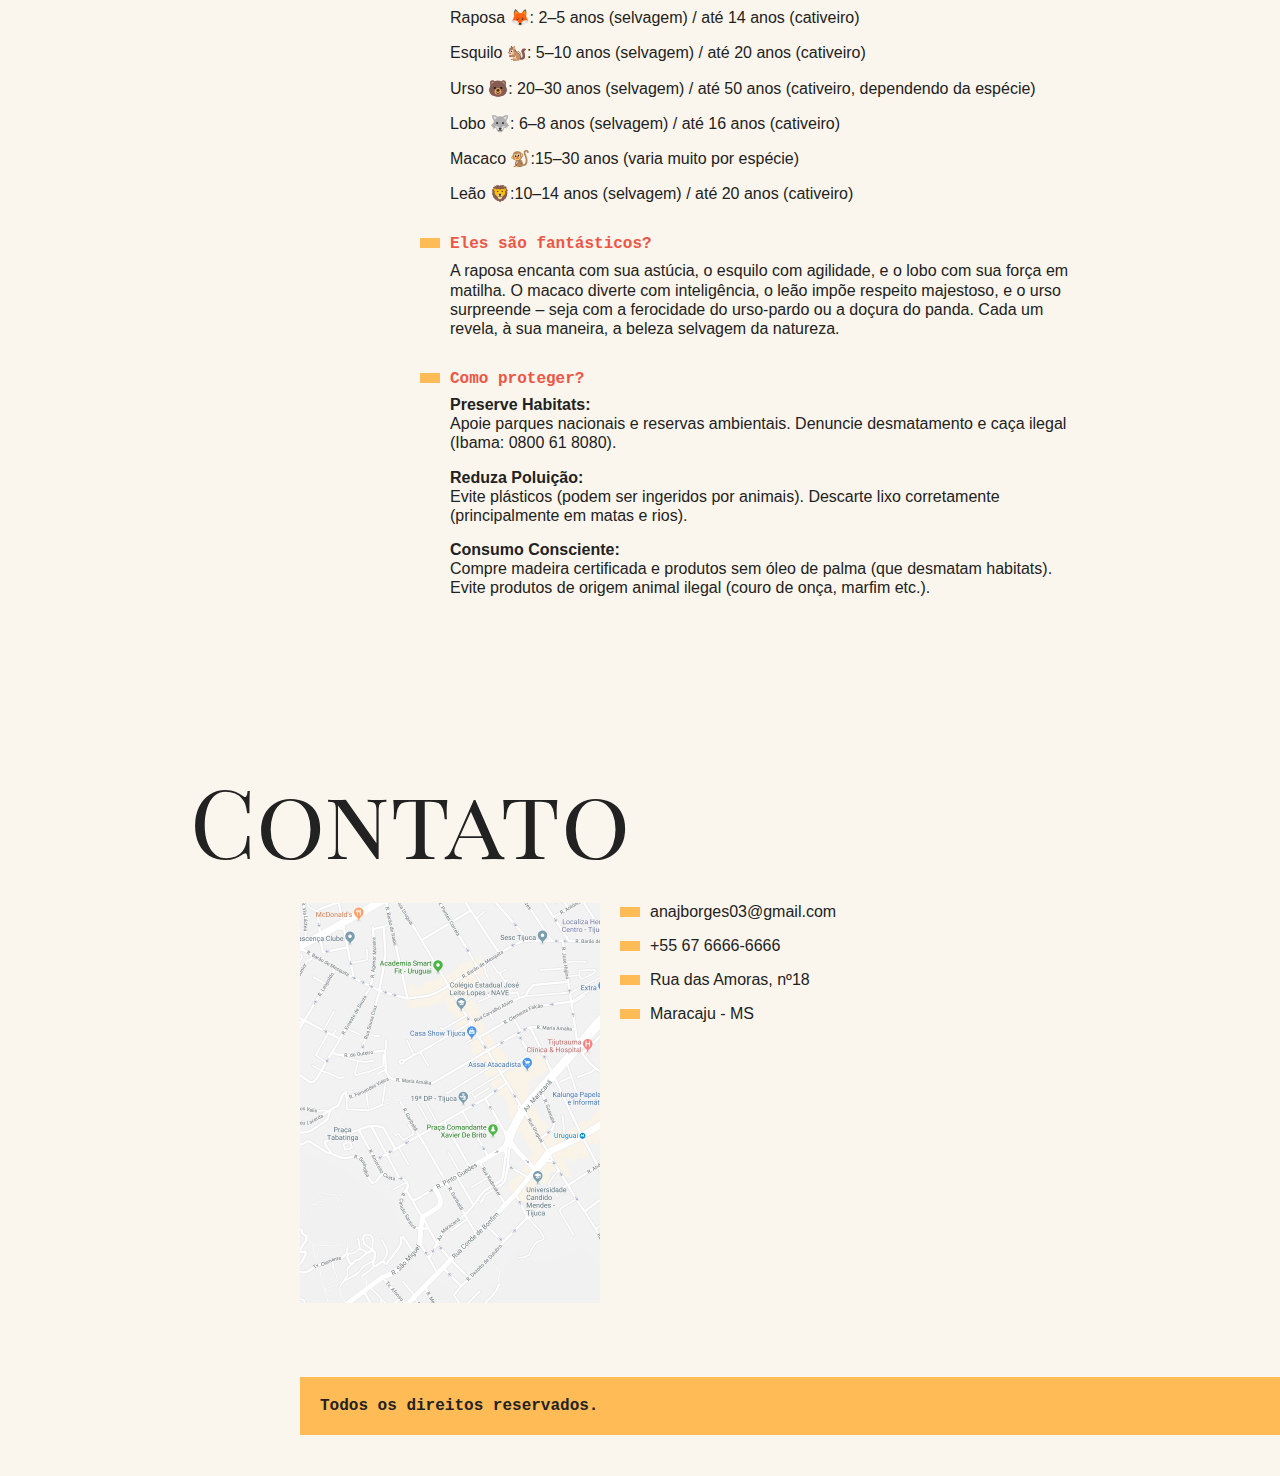
<file: foreach-e-arrow-function/index.html>
<!DOCTYPE html>
<html lang="pt-br">
  <head>
    <meta charset="UTF-8" />
    <meta name="viewport" content="width=device-width, initial-scale=1.0" />
    <link rel="stylesheet" href="css/style.css" />
    <title>Animais Fantásticos</title>
  </head>
  <body>
    <nav class="menu">
      <ul>
        <li><a href="#animais">Animais</a></li>
        <li><a href="#FAQ">FAQ</a></li>
        <li><a href="#contato">Contato</a></li>
        <li><a href="https://github.com/ajborgesdev">Dev ➜ Ana Borges</a></li>
      </ul>
    </nav>
    <section class="grid-section animais" id="animais">
      <h1 class="titulo">Animais Fantásticos</h1>
      <ul class="animais-lista">
        <li>
          <img src="img/imagem1.jpg" />
        </li>
        <li>
          <img src="img/imagem2.jpg" />
        </li>
        <li>
          <img src="img/imagem3.jpg" />
        </li>
        <li>
          <img src="img/imagem4.jpg" />
        </li>
        <li>
          <img src="img/imagem5.jpg" />
        </li>
        <li>
          <img src="img/imagem6.jpg" />
        </li>
      </ul>
      <div class="animais-descricao">
        <section>
          <h2>Raposa</h2>
          <p>
            Raposas são animais pertencentes à Família Canidae, assim como os
            cães, lobos, chacais, coiotes e mabecos. Todos esses animais,
            geralmente de médio porte, podem viver tanto solitários quanto em
            grupos, sendo este geralmente um hábito daqueles de tamanho maior.
          </p>
        </section>
        <section>
          <h2>Esquilo</h2>
          <p>
            Os esquilos são roedores arborícolas pertencentes à mesma família
            que as marmotas e os cães-da-pradaria. Esses animais de pequeno
            porte podem viver tanto solitários quanto em pequenos grupos
            familiares, variando conforme a espécie e disponibilidade de
            alimento.
          </p>
        </section>
        <section>
          <h2>Urso</h2>
          <p>
            Os ursos são mamíferos de grande porte que compartilham a mesma
            família com os pandas e os guaxinins (Procyonidae em algumas
            classificações). Apesar de seu tamanho imponente, a maioria das
            espécies tem hábitos solitários, exceto durante o acasalamento ou
            criação de filhotes.
          </p>
        </section>
        <section>
          <h2>Lobo</h2>
          <p>
            Os lobos, assim como as raposas e cães domésticos, pertencem à
            família Canidae, sendo os maiores representantes selvagens deste
            grupo. Diferentemente de muitos canídeos, são altamente sociais,
            vivendo em matilhas hierárquicas que podem durar por gerações.
          </p>
        </section>
        <section>
          <h2>Macaco</h2>
          <p>
            Os macacos pertencem ao mesmo grupo taxonômico que os humanos,
            dividindo-se em Platirrinos (Novo Mundo) e Catarrinos (Velho Mundo).
            A maioria é social, vivendo em bandos com estruturas hierárquicas
            complexas que variam por espécie.
          </p>
        </section>
        <section>
          <h2>Leão</h2>
          <p>
            Os leões são os únicos felinos verdadeiramente sociais, formando
            grupos chamados "coalizões" ou "bandos". Pertencem ao mesmo gênero
            que tigres, leopardos e onças, sendo os segundos maiores felinos
            vivos.
          </p>
        </section>
      </div>
      <section class="grid-section FAQ" id="FAQ">
        <h1 class="titulo">FAQ</h1>
        <dl class="FAQ-lista">
          <dt>Qual a idade dos animais?</dt>
          <dd>
            <p>Raposa 🦊: 2–5 anos (selvagem) / até 14 anos (cativeiro)</p>
            <p>Esquilo 🐿️: 5–10 anos (selvagem) / até 20 anos (cativeiro)</p>
            <p>
              Urso 🐻: 20–30 anos (selvagem) / até 50 anos (cativeiro,
              dependendo da espécie)
            </p>
            <p>Lobo 🐺: 6–8 anos (selvagem) / até 16 anos (cativeiro)</p>
            <p>Macaco 🐒:15–30 anos (varia muito por espécie)</p>
            <p>Leão 🦁:10–14 anos (selvagem) / até 20 anos (cativeiro)</p>
          </dd>
          <dt>Eles são fantásticos?</dt>
          <dd></dd>
          <dd>
            <p>
              A raposa encanta com sua astúcia, o esquilo com agilidade, e o
              lobo com sua força em matilha. O macaco diverte com inteligência,
              o leão impõe respeito majestoso, e o urso surpreende – seja com a
              ferocidade do urso-pardo ou a doçura do panda. Cada um revela, à
              sua maneira, a beleza selvagem da natureza.
            </p>
          </dd>
          <dt>Como proteger?</dt>
          <dd>
            <strong>Preserve Habitats:</strong>
            <p>
              Apoie parques nacionais e reservas ambientais. Denuncie
              desmatamento e caça ilegal (Ibama: 0800 61 8080).
            </p>
            <strong>Reduza Poluição:</strong>
            <p>
              Evite plásticos (podem ser ingeridos por animais). Descarte lixo
              corretamente (principalmente em matas e rios).
            </p>
            <strong>Consumo Consciente:</strong>
            <p>
              Compre madeira certificada e produtos sem óleo de palma (que
              desmatam habitats). Evite produtos de origem animal ilegal (couro
              de onça, marfim etc.).
            </p>
          </dd>
        </dl>
      </section>
    </section>
    <section class="grid-section contato" id="contato">
      <h1 class="titulo">Contato</h1>
      <div class="mapa">
        <img src="img/mapa.png" />
      </div>
      <ul class="dados">
        <li>anajborges03@gmail.com</li>
        <li>+55 67 6666-6666</li>
        <li>Rua das Amoras, nº18</li>
        <li>Maracaju - MS</li>
      </ul>
    </section>
    <footer class="copy">
      <p>Todos os direitos reservados.</p>
    </footer>
    <script src="script.js"></script>
  </body>
</html>
</file>
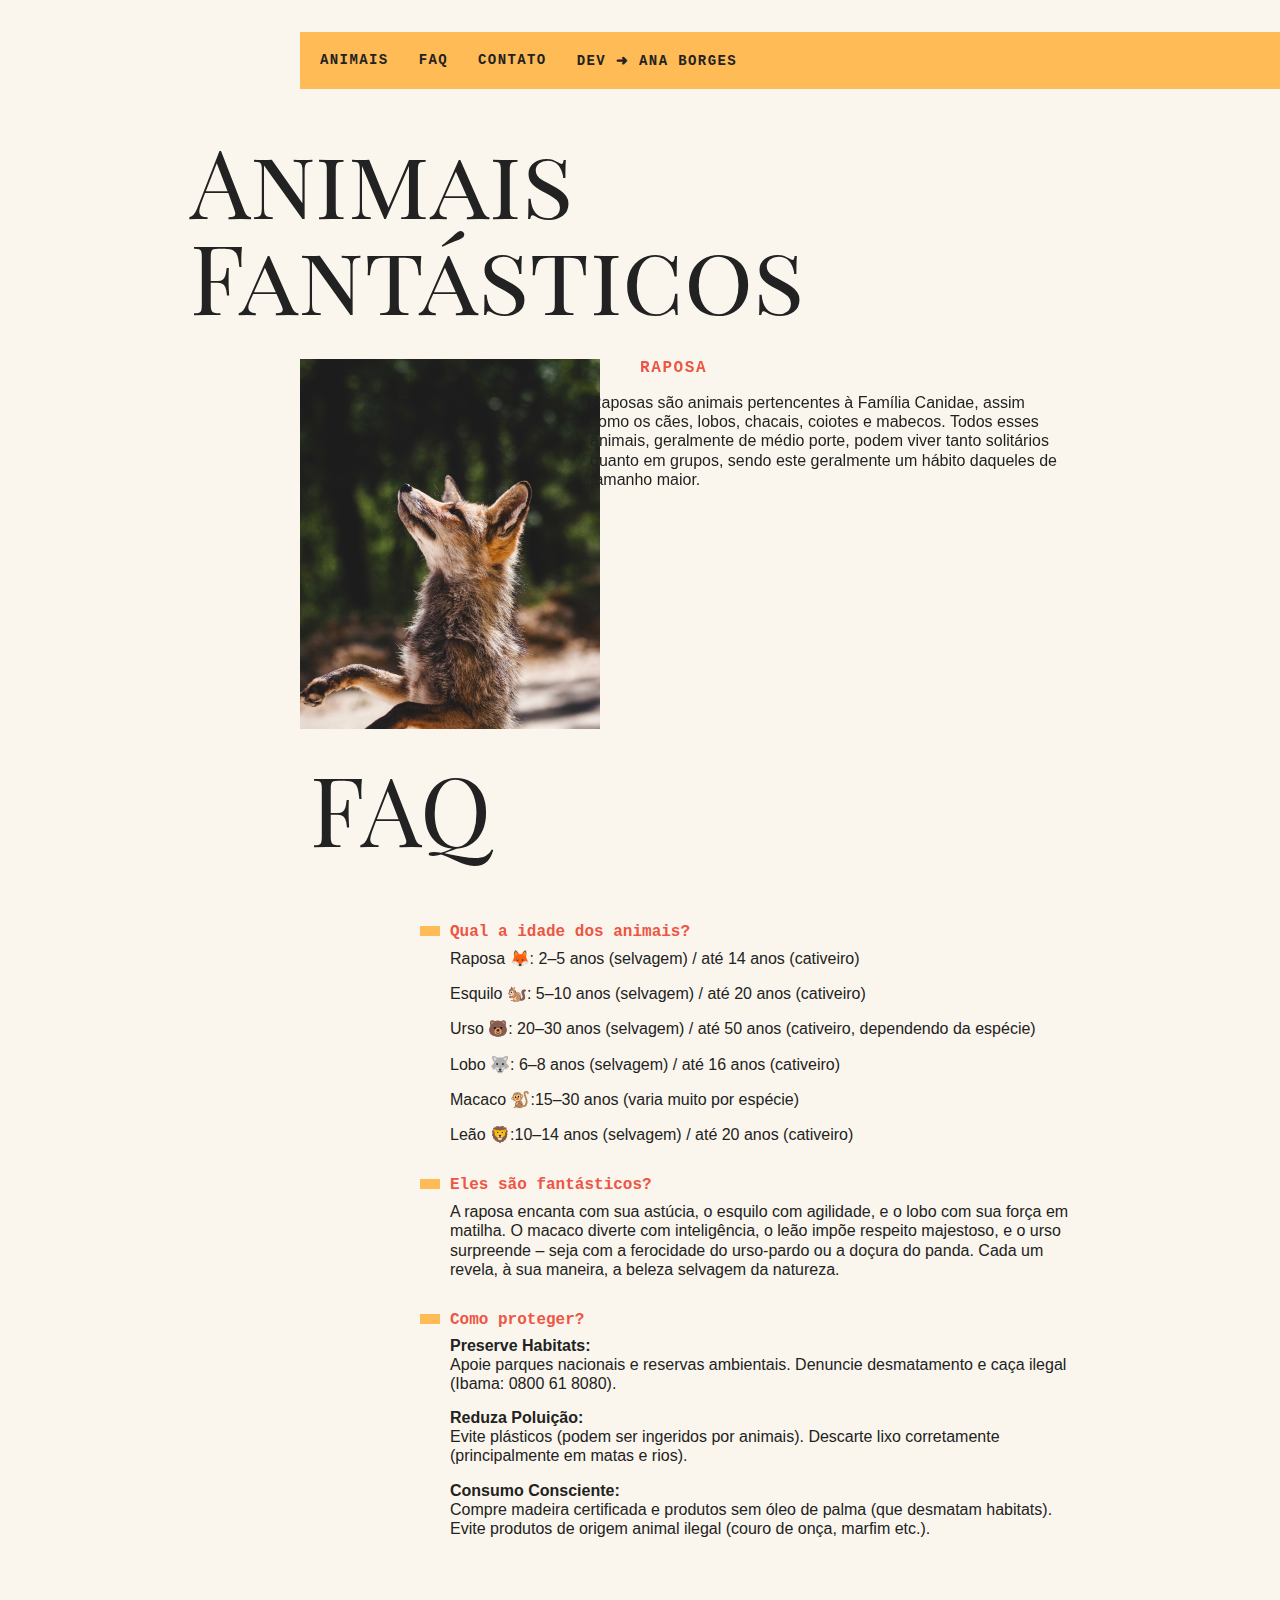
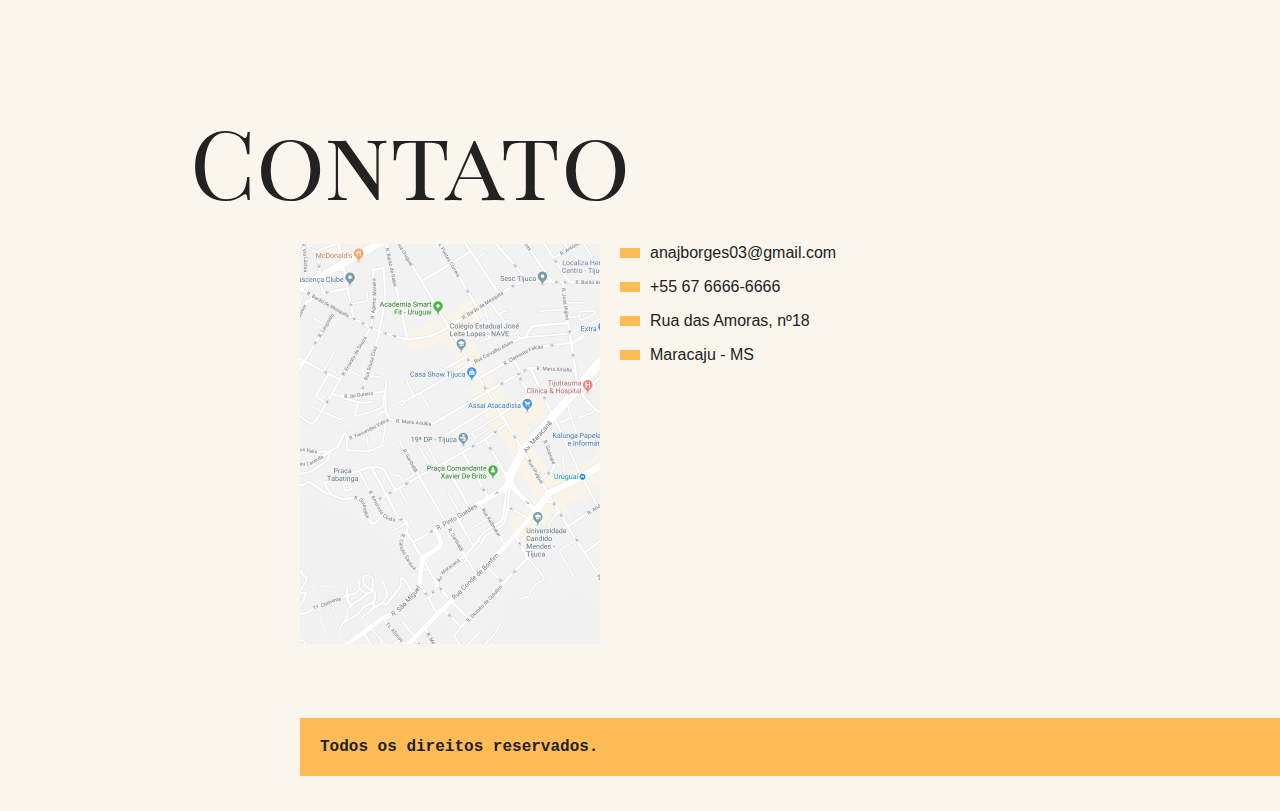
<file: navegacao-por-tab/index.html>
<!DOCTYPE html>
<html lang="pt-br">
  <head>
    <meta charset="UTF-8" />
    <meta name="viewport" content="width=device-width, initial-scale=1.0" />
    <script>document.documentElement.className += ' js';</script>
    <link rel="stylesheet" href="css/style.css" />
    <title>Navegação por Tab</title>
  </head>
  <body>
    <nav class="menu">
      <ul>
        <li><a href="#animais">Animais</a></li>
        <li><a href="#FAQ">FAQ</a></li>
        <li><a href="#contato">Contato</a></li>
        <li><a href="https://github.com/ajborgesdev">Dev ➜ Ana Borges</a></li>
      </ul>
    </nav>
    <section class="grid-section animais" id="animais">
      <h1 class="titulo">Animais Fantásticos</h1>
      <ul class="animais-lista js-tabmenu">
        <li>
          <img src="img/imagem1.jpg" alt="Raposa" />
        </li>
        <li>
          <img src="img/imagem2.jpg" />
        </li>
        <li>
          <img src="img/imagem3.jpg" />
        </li>
        <li>
          <img src="img/imagem4.jpg" />
        </li>
        <li>
          <img src="img/imagem5.jpg" />
        </li>
        <li>
          <img src="img/imagem6.jpg" />
        </li>
      </ul>
      <div class="animais-descricao js-tabcontent">
        <section>
          <h2>Raposa</h2>
          <p>
            Raposas são animais pertencentes à Família Canidae, assim como os
            cães, lobos, chacais, coiotes e mabecos. Todos esses animais,
            geralmente de médio porte, podem viver tanto solitários quanto em
            grupos, sendo este geralmente um hábito daqueles de tamanho maior.
          </p>
        </section>
        <section>
          <h2>Esquilo</h2>
          <p>
            Os esquilos são roedores arborícolas pertencentes à mesma família
            que as marmotas e os cães-da-pradaria. Esses animais de pequeno
            porte podem viver tanto solitários quanto em pequenos grupos
            familiares, variando conforme a espécie e disponibilidade de
            alimento.
          </p>
        </section>
        <section>
          <h2>Urso</h2>
          <p>
            Os ursos são mamíferos de grande porte que compartilham a mesma
            família com os pandas e os guaxinins (Procyonidae em algumas
            classificações). Apesar de seu tamanho imponente, a maioria das
            espécies tem hábitos solitários, exceto durante o acasalamento ou
            criação de filhotes.
          </p>
        </section>
        <section>
          <h2>Lobo</h2>
          <p>
            Os lobos, assim como as raposas e cães domésticos, pertencem à
            família Canidae, sendo os maiores representantes selvagens deste
            grupo. Diferentemente de muitos canídeos, são altamente sociais,
            vivendo em matilhas hierárquicas que podem durar por gerações.
          </p>
        </section>
        <section>
          <h2>Macaco</h2>
          <p>
            Os macacos pertencem ao mesmo grupo taxonômico que os humanos,
            dividindo-se em Platirrinos (Novo Mundo) e Catarrinos (Velho Mundo).
            A maioria é social, vivendo em bandos com estruturas hierárquicas
            complexas que variam por espécie.
          </p>
        </section>
        <section>
          <h2>Leão</h2>
          <p>
            Os leões são os únicos felinos verdadeiramente sociais, formando
            grupos chamados "coalizões" ou "bandos". Pertencem ao mesmo gênero
            que tigres, leopardos e onças, sendo os segundos maiores felinos
            vivos.
          </p>
        </section>
      </div>
      <section class="grid-section FAQ" id="FAQ">
        <h1 class="titulo">FAQ</h1>
        <dl class="FAQ-lista">
          <dt>Qual a idade dos animais?</dt>
          <dd>
            <p>Raposa 🦊: 2–5 anos (selvagem) / até 14 anos (cativeiro)</p>
            <p>Esquilo 🐿️: 5–10 anos (selvagem) / até 20 anos (cativeiro)</p>
            <p>
              Urso 🐻: 20–30 anos (selvagem) / até 50 anos (cativeiro,
              dependendo da espécie)
            </p>
            <p>Lobo 🐺: 6–8 anos (selvagem) / até 16 anos (cativeiro)</p>
            <p>Macaco 🐒:15–30 anos (varia muito por espécie)</p>
            <p>Leão 🦁:10–14 anos (selvagem) / até 20 anos (cativeiro)</p>
          </dd>
          <dt>Eles são fantásticos?</dt>
          <dd></dd>
          <dd>
            <p>
              A raposa encanta com sua astúcia, o esquilo com agilidade, e o
              lobo com sua força em matilha. O macaco diverte com inteligência,
              o leão impõe respeito majestoso, e o urso surpreende – seja com a
              ferocidade do urso-pardo ou a doçura do panda. Cada um revela, à
              sua maneira, a beleza selvagem da natureza.
            </p>
          </dd>
          <dt>Como proteger?</dt>
          <dd>
            <strong>Preserve Habitats:</strong>
            <p>
              Apoie parques nacionais e reservas ambientais. Denuncie
              desmatamento e caça ilegal (Ibama: 0800 61 8080).
            </p>
            <strong>Reduza Poluição:</strong>
            <p>
              Evite plásticos (podem ser ingeridos por animais). Descarte lixo
              corretamente (principalmente em matas e rios).
            </p>
            <strong>Consumo Consciente:</strong>
            <p>
              Compre madeira certificada e produtos sem óleo de palma (que
              desmatam habitats). Evite produtos de origem animal ilegal (couro
              de onça, marfim etc.).
            </p>
          </dd>
        </dl>
      </section>
    </section>
    <section class="grid-section contato" id="contato">
      <h1 class="titulo">Contato</h1>
      <div class="mapa">
        <img src="img/mapa.png" />
      </div>
      <ul class="dados">
        <li>anajborges03@gmail.com</li>
        <li>+55 67 6666-6666</li>
        <li>Rua das Amoras, nº18</li>
        <li>Maracaju - MS</li>
      </ul>
    </section>
    <footer class="copy">
      <p>Todos os direitos reservados.</p>
    </footer>
    <script src="script.js"></script>
  </body>
</html>
</file>
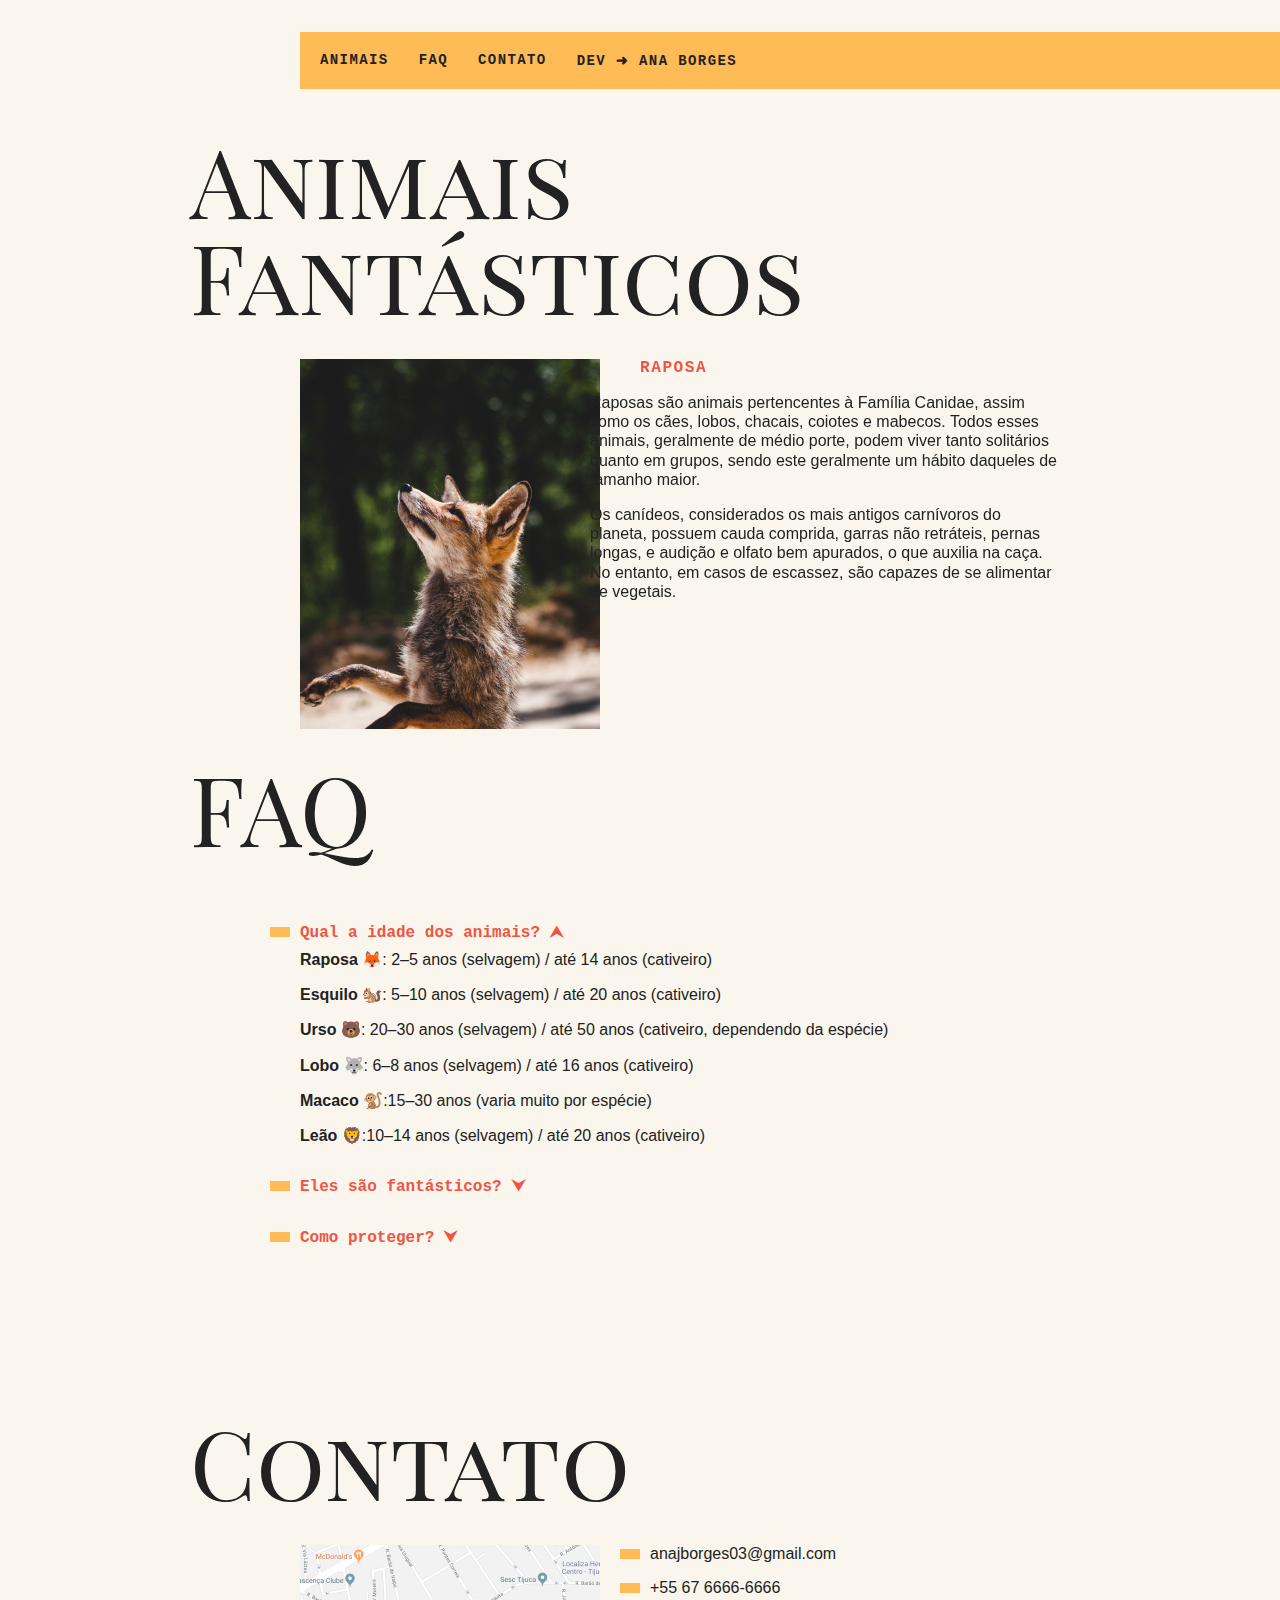
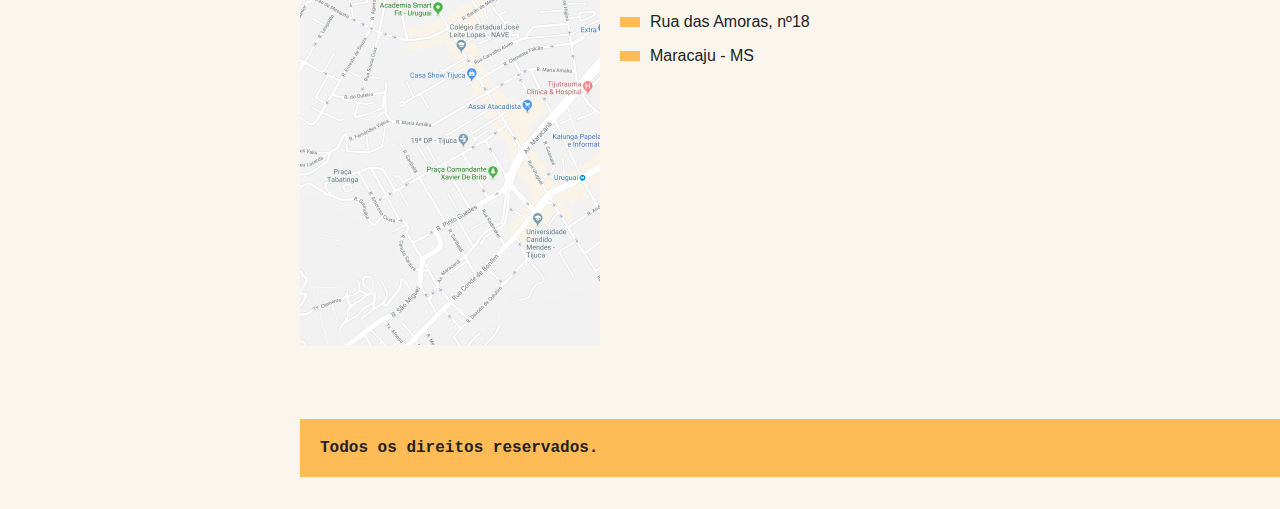
<file: scroll-suave-link-interno/index.html>
<!DOCTYPE html>
<html lang="pt-br">
  <head>
    <meta charset="UTF-8" />
    <meta name="viewport" content="width=device-width, initial-scale=1.0" />
    <script>
      document.documentElement.className += ' js';
    </script>
    <link rel="stylesheet" href="css/style.css" />
    <title>Navegação por Tab</title>
  </head>
  <body>
    <nav class="menu js-menu">
      <ul>
        <li><a href="#animais">Animais</a></li>
        <li><a href="#FAQ">FAQ</a></li>
        <li><a href="#contato">Contato</a></li>
        <li>
          <a href="https://github.com/ajborgesdev" target="_blank"
            >Dev ➜ Ana Borges</a
          >
        </li>
      </ul>
    </nav>
    <section class="grid-section animais" id="animais">
      <h1 class="titulo">Animais Fantásticos</h1>
      <ul class="animais-lista js-tabmenu">
        <li>
          <img src="img/imagem1.jpg" alt="Raposa" />
        </li>
        <li>
          <img src="img/imagem2.jpg" />
        </li>
        <li>
          <img src="img/imagem3.jpg" />
        </li>
        <li>
          <img src="img/imagem4.jpg" />
        </li>
        <li>
          <img src="img/imagem5.jpg" />
        </li>
        <li>
          <img src="img/imagem6.jpg" />
        </li>
      </ul>
      <div class="animais-descricao js-tabcontent">
        <section>
          <h2>Raposa</h2>
          <p>
            Raposas são animais pertencentes à Família Canidae, assim como os
            cães, lobos, chacais, coiotes e mabecos. Todos esses animais,
            geralmente de médio porte, podem viver tanto solitários quanto em
            grupos, sendo este geralmente um hábito daqueles de tamanho maior.
          </p>
          <p>
            Os canídeos, considerados os mais antigos carnívoros do planeta,
            possuem cauda comprida, garras não retráteis, pernas longas, e
            audição e olfato bem apurados, o que auxilia na caça. No entanto, em
            casos de escassez, são capazes de se alimentar de vegetais.
          </p>
        </section>
        <section>
          <h2>Esquilo</h2>
          <p>
            Os esquilos são roedores arborícolas pertencentes à mesma família
            que as marmotas e os cães-da-pradaria. Esses animais de pequeno
            porte podem viver tanto solitários quanto em pequenos grupos
            familiares, variando conforme a espécie e disponibilidade de
            alimento.
          </p>
          <p>
            O tamanho deste animal é variável, o menor deles é o esquilo pigmeu
            africano, que mede 13 cm de comprimento. Os maiores são os esquilos
            gigantes da Ásia, seu comprimento pode chegar a 90 cm.
          </p>
        </section>
        <section>
          <h2>Urso</h2>
          <p>
            Os ursos são mamíferos de grande porte que compartilham a mesma
            família com os pandas e os guaxinins (Procyonidae em algumas
            classificações). Apesar de seu tamanho imponente, a maioria das
            espécies tem hábitos solitários, exceto durante o acasalamento ou
            criação de filhotes.
          </p>
          <p>
            É uma família que vive nos mais diversos habitats terrestres, desde
            as regiões geladas do Hemisfério Norte, a florestas temperadas,
            florestas tropicais, montanhas, pastagens e regiões áridas.
          </p>
        </section>
        <section>
          <h2>Lobo</h2>
          <p>
            Os lobos, assim como as raposas e cães domésticos, pertencem à
            família Canidae, sendo os maiores representantes selvagens deste
            grupo. Diferentemente de muitos canídeos, são altamente sociais,
            vivendo em matilhas hierárquicas que podem durar por gerações.
          </p>
          <p>
            Seu pelo cumpre uma ótima função de isolamento térmico, por isso nas
            regiões mais frias a pelagem é mais densa. Seu focinho é
            caracteristicamente mais comprido e mais largo e possui maior
            capacidade cerebral do que os outros canídeos.
          </p>
        </section>
        <section>
          <h2>Macaco</h2>
          <p>
            Os macacos pertencem ao mesmo grupo taxonômico que os humanos,
            dividindo-se em Platirrinos (Novo Mundo) e Catarrinos (Velho Mundo).
            A maioria é social, vivendo em bandos com estruturas hierárquicas
            complexas que variam por espécie.
          </p>
          <p>
            Dentre as principais características dos primatas, podemos destacar
            o cérebro bem desenvolvido, os olhos voltados para a frente, e o
            chamado polegar opositor.
          </p>
        </section>
        <section>
          <h2>Leão</h2>
          <p>
            Os leões são os únicos felinos verdadeiramente sociais, formando
            grupos chamados "coalizões" ou "bandos". Pertencem ao mesmo gênero
            que tigres, leopardos e onças, sendo os segundos maiores felinos
            vivos.
          </p>
          <p>
            Os leões apresentam uma pelagem amarela dourada, a qual é importante
            para garantir a camuflagem em meio à vegetação da savana. Quando
            jovens, apresentam manchas claras em sua pelagem, as quais
            desaparecem à medida que se tornam mais velhos.
          </p>
        </section>
      </div>
      <section class="grid-section FAQ" id="FAQ">
        <h1 class="titulo">FAQ</h1>
        <dl class="FAQ-lista js-accordion">
          <dt>Qual a idade dos animais?</dt>
          <dd>
            <p>
              <strong>Raposa</strong> 🦊: 2–5 anos (selvagem) / até 14 anos
              (cativeiro)
            </p>
            <p>
              <strong>Esquilo</strong> 🐿️: 5–10 anos (selvagem) / até 20 anos
              (cativeiro)
            </p>
            <p>
              <strong>Urso</strong> 🐻: 20–30 anos (selvagem) / até 50 anos
              (cativeiro, dependendo da espécie)
            </p>
            <p>
              <strong>Lobo</strong> 🐺: 6–8 anos (selvagem) / até 16 anos
              (cativeiro)
            </p>
            <p>
              <strong>Macaco</strong> 🐒:15–30 anos (varia muito por espécie)
            </p>
            <p>
              <strong>Leão</strong> 🦁:10–14 anos (selvagem) / até 20 anos
              (cativeiro)
            </p>
          </dd>
          <dt>Eles são fantásticos?</dt>
          <dd>
            <p>
              A raposa encanta com sua astúcia, o esquilo com agilidade, e o
              lobo com sua força em matilha. O macaco diverte com inteligência,
              o leão impõe respeito majestoso, e o urso surpreende – seja com a
              ferocidade do urso-pardo ou a doçura do panda. Cada um revela, à
              sua maneira, a beleza selvagem da natureza.
            </p>
          </dd>
          <dt>Como proteger?</dt>
          <dd>
            <strong>Preserve Habitats:</strong>
            <p>
              Apoie parques nacionais e reservas ambientais. Denuncie
              desmatamento e caça ilegal (Ibama: 0800 61 8080).
            </p>
            <strong>Reduza Poluição:</strong>
            <p>
              Evite plásticos (podem ser ingeridos por animais). Descarte lixo
              corretamente (principalmente em matas e rios).
            </p>
            <strong>Consumo Consciente:</strong>
            <p>
              Compre madeira certificada e produtos sem óleo de palma (que
              desmatam habitats). Evite produtos de origem animal ilegal (couro
              de onça, marfim etc.).
            </p>
          </dd>
        </dl>
      </section>
    </section>
    <section class="grid-section contato" id="contato">
      <h1 class="titulo">Contato</h1>
      <div class="mapa">
        <img src="img/mapa.png" />
      </div>
      <ul class="dados">
        <li>anajborges03@gmail.com</li>
        <li>+55 67 6666-6666</li>
        <li>Rua das Amoras, nº18</li>
        <li>Maracaju - MS</li>
      </ul>
    </section>
    <footer class="copy">
      <p>Todos os direitos reservados.</p>
    </footer>
    <script src="script.js"></script>
  </body>
</html>
</file>
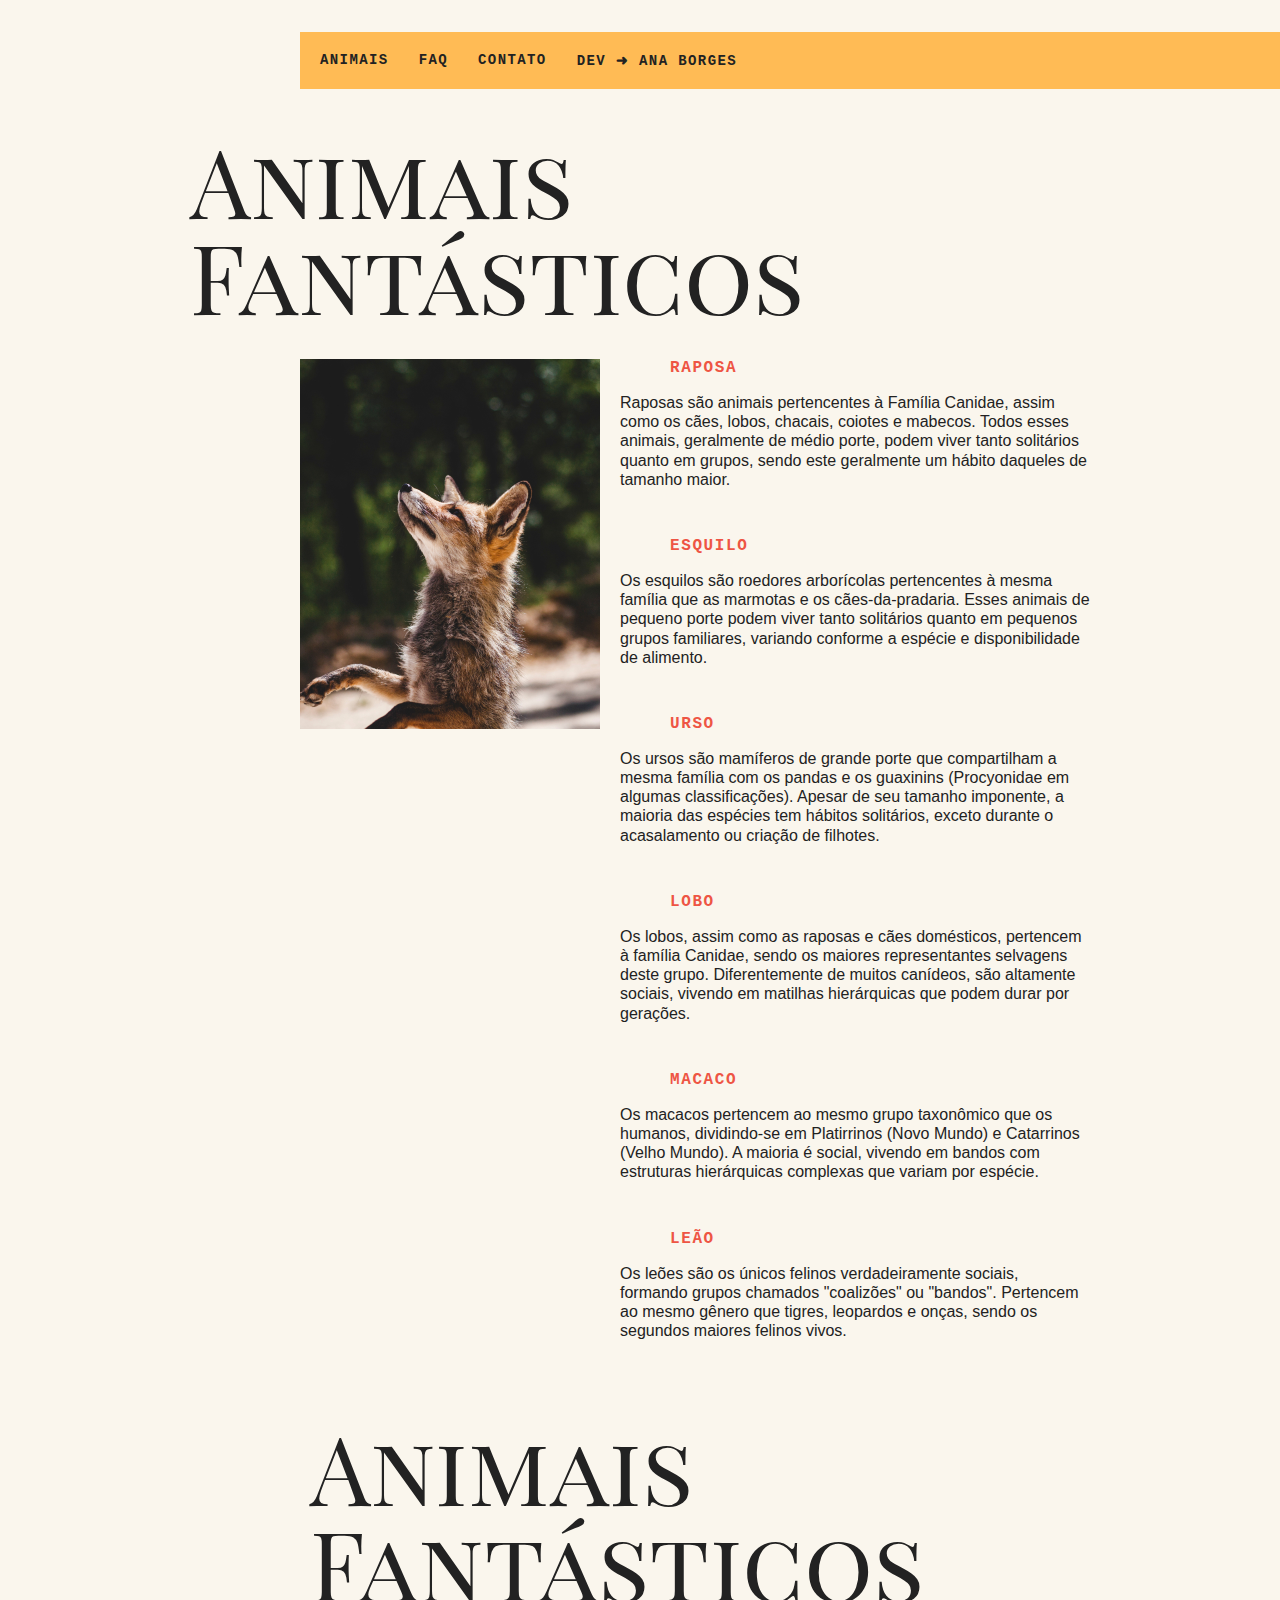
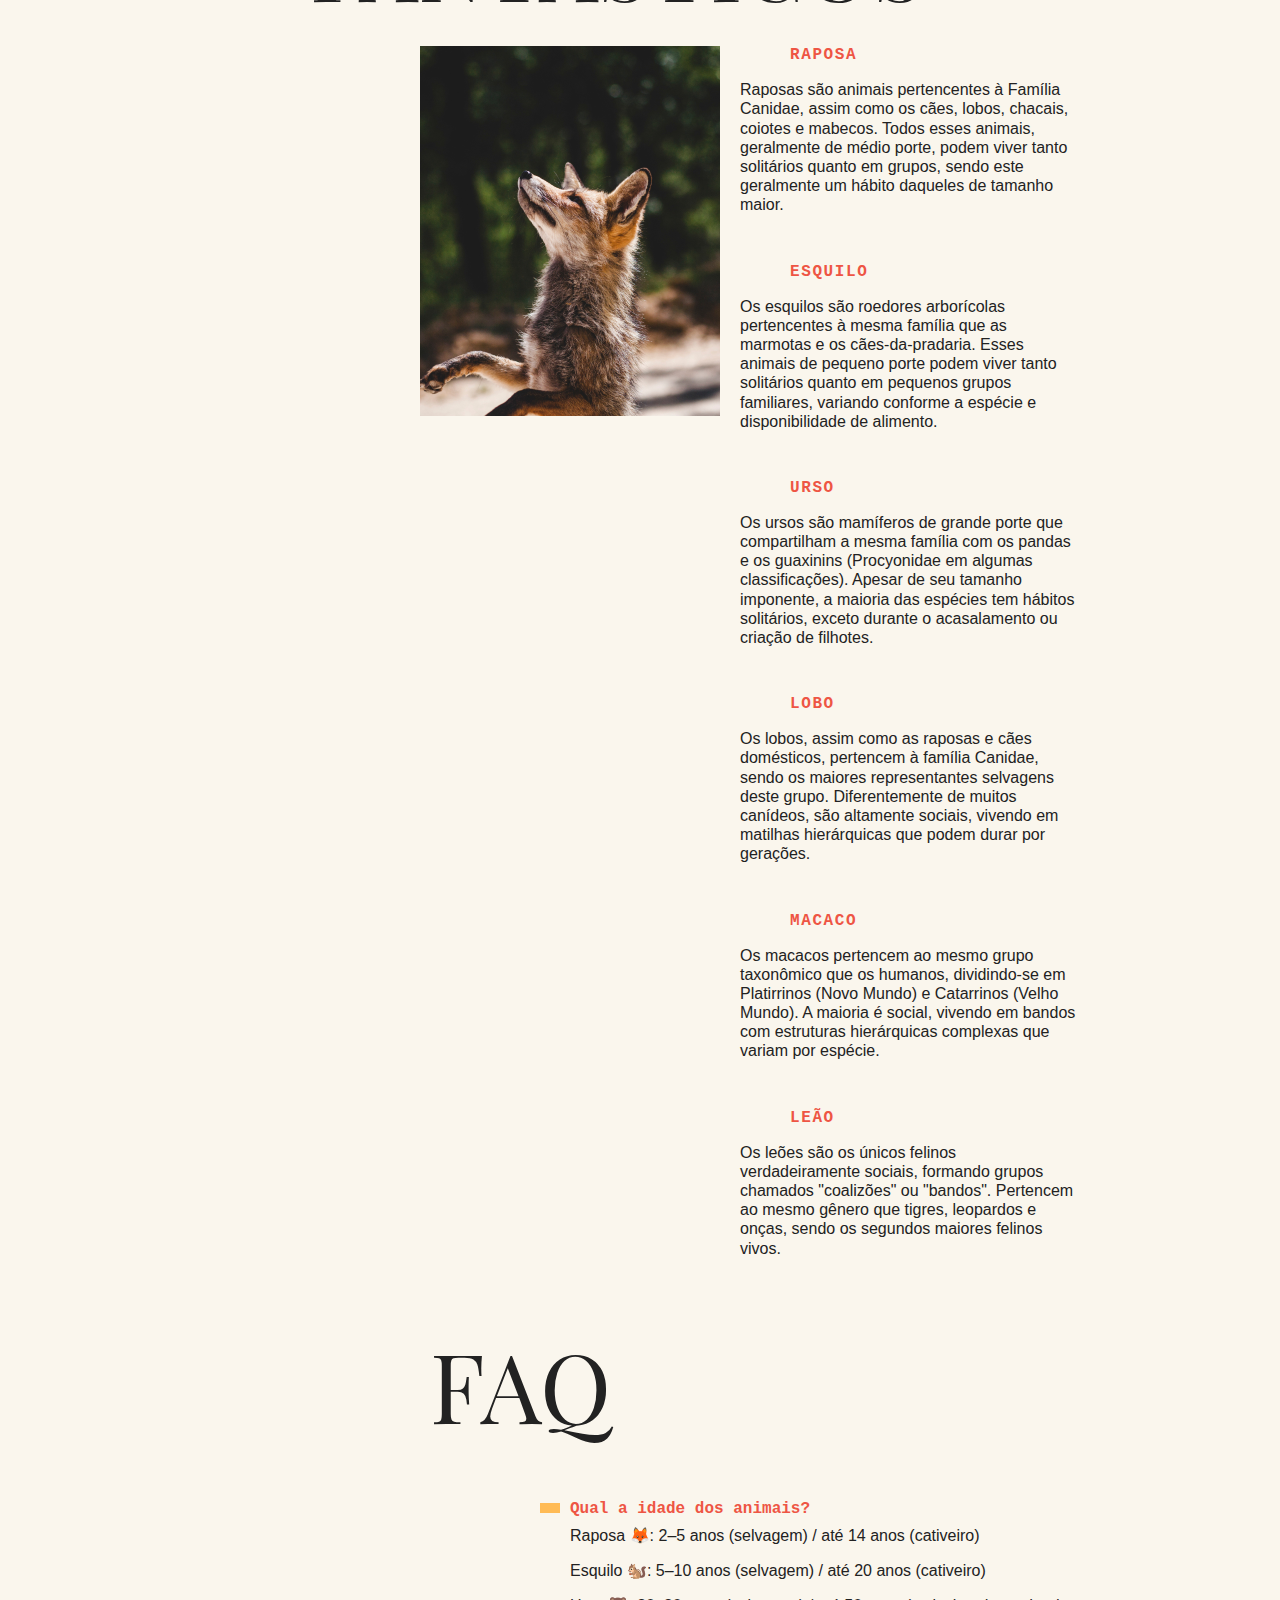
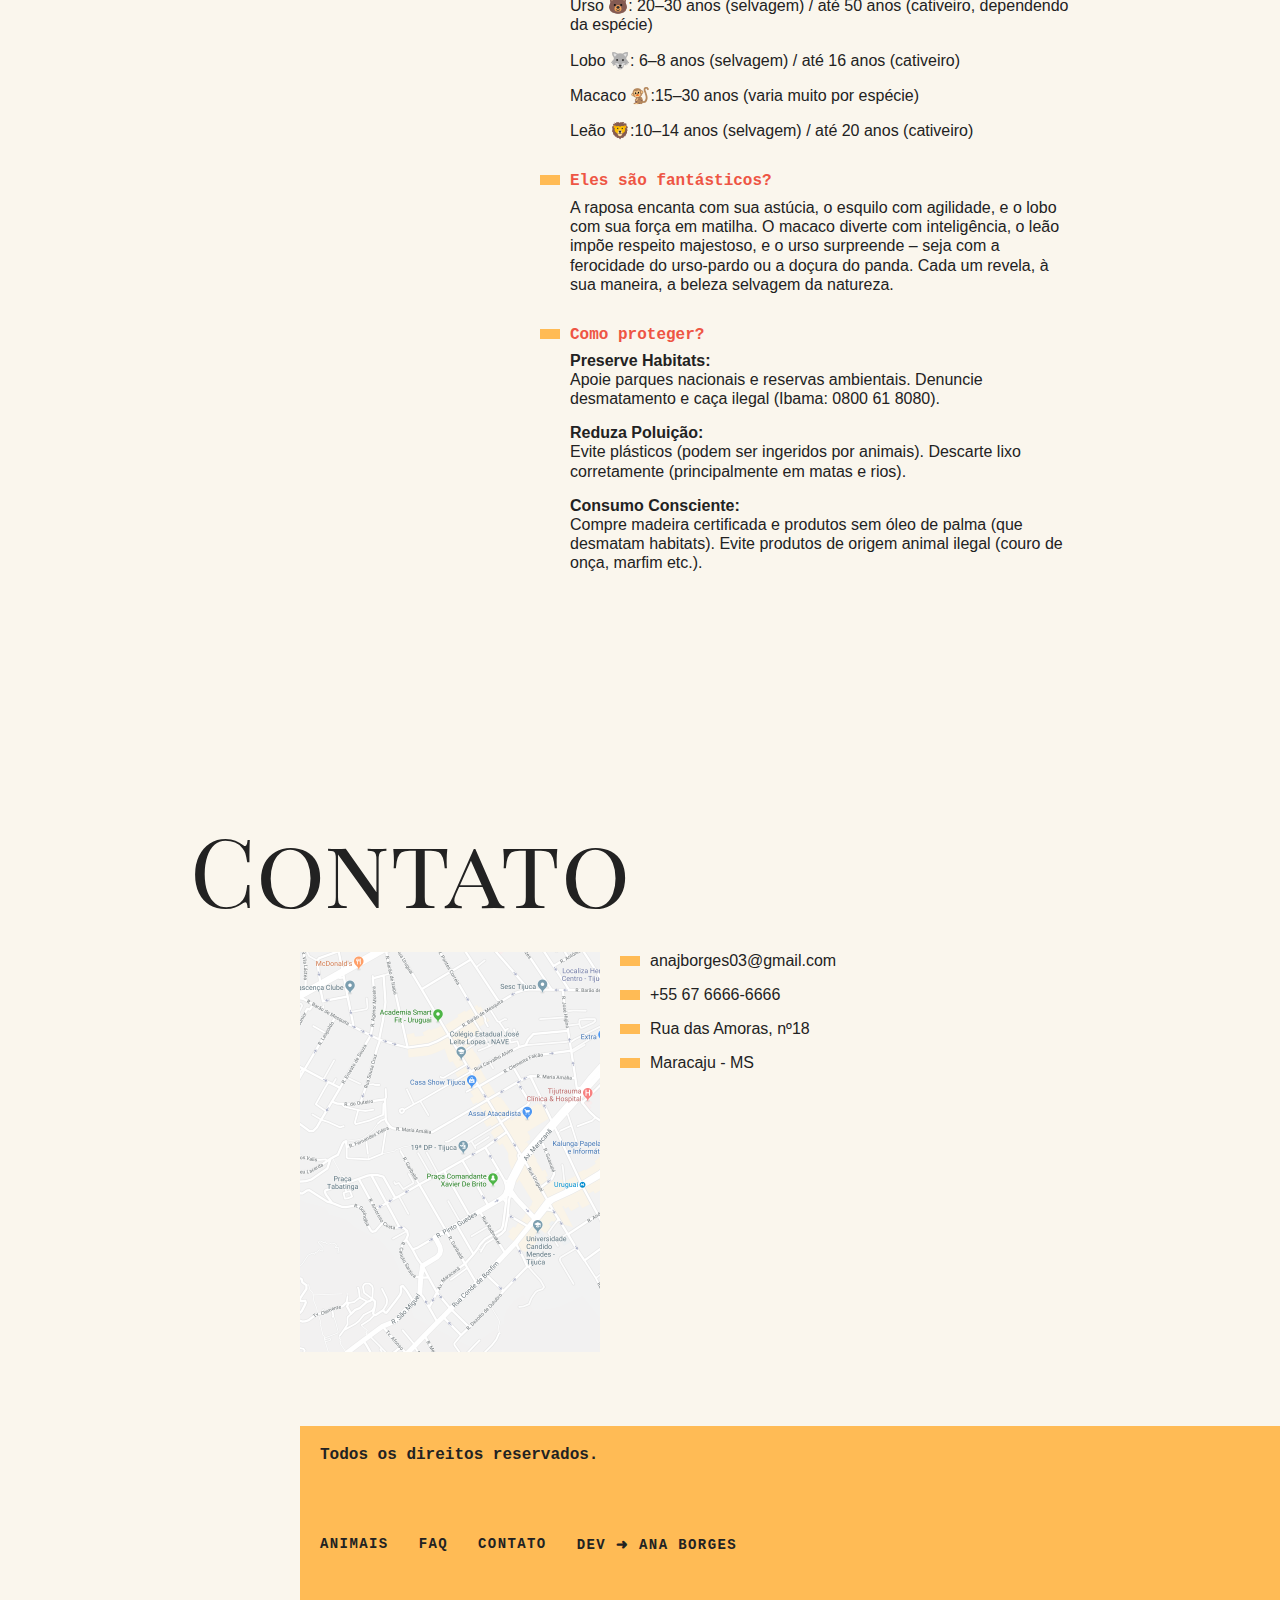
<file: transversing-e-manipulacao/index.html>
<!DOCTYPE html>
<html lang="pt-br">
  <head>
    <meta charset="UTF-8" />
    <meta name="viewport" content="width=device-width, initial-scale=1.0" />
    <link rel="stylesheet" href="css/style.css" />
    <title>Transversing e Manipulação</title>
  </head>
  <body>
    <nav class="menu">
      <ul>
        <li><a href="#animais">Animais</a></li>
        <li><a href="#FAQ">FAQ</a></li>
        <li><a href="#contato">Contato</a></li>
        <li><a href="https://github.com/ajborgesdev">Dev ➜ Ana Borges</a></li>
      </ul>
    </nav>
    <section class="grid-section animais" id="animais">
      <h1 class="titulo">Animais Fantásticos</h1>
      <ul class="animais-lista">
        <li>
          <img src="img/imagem1.jpg" alt="Raposa"/>
        </li>
        <li>
          <img src="img/imagem2.jpg" />
        </li>
        <li>
          <img src="img/imagem3.jpg" />
        </li>
        <li>
          <img src="img/imagem4.jpg" />
        </li>
        <li>
          <img src="img/imagem5.jpg" />
        </li>
        <li>
          <img src="img/imagem6.jpg" />
        </li>
      </ul>
      <div class="animais-descricao">
        <section>
          <h2>Raposa</h2>
          <p>
            Raposas são animais pertencentes à Família Canidae, assim como os
            cães, lobos, chacais, coiotes e mabecos. Todos esses animais,
            geralmente de médio porte, podem viver tanto solitários quanto em
            grupos, sendo este geralmente um hábito daqueles de tamanho maior.
          </p>
        </section>
        <section>
          <h2>Esquilo</h2>
          <p>
            Os esquilos são roedores arborícolas pertencentes à mesma família
            que as marmotas e os cães-da-pradaria. Esses animais de pequeno
            porte podem viver tanto solitários quanto em pequenos grupos
            familiares, variando conforme a espécie e disponibilidade de
            alimento.
          </p>
        </section>
        <section>
          <h2>Urso</h2>
          <p>
            Os ursos são mamíferos de grande porte que compartilham a mesma
            família com os pandas e os guaxinins (Procyonidae em algumas
            classificações). Apesar de seu tamanho imponente, a maioria das
            espécies tem hábitos solitários, exceto durante o acasalamento ou
            criação de filhotes.
          </p>
        </section>
        <section>
          <h2>Lobo</h2>
          <p>
            Os lobos, assim como as raposas e cães domésticos, pertencem à
            família Canidae, sendo os maiores representantes selvagens deste
            grupo. Diferentemente de muitos canídeos, são altamente sociais,
            vivendo em matilhas hierárquicas que podem durar por gerações.
          </p>
        </section>
        <section>
          <h2>Macaco</h2>
          <p>
            Os macacos pertencem ao mesmo grupo taxonômico que os humanos,
            dividindo-se em Platirrinos (Novo Mundo) e Catarrinos (Velho Mundo).
            A maioria é social, vivendo em bandos com estruturas hierárquicas
            complexas que variam por espécie.
          </p>
        </section>
        <section>
          <h2>Leão</h2>
          <p>
            Os leões são os únicos felinos verdadeiramente sociais, formando
            grupos chamados "coalizões" ou "bandos". Pertencem ao mesmo gênero
            que tigres, leopardos e onças, sendo os segundos maiores felinos
            vivos.
          </p>
        </section>
      </div>
      <section class="grid-section FAQ" id="FAQ">
        <h1 class="titulo">FAQ</h1>
        <dl class="FAQ-lista">
          <dt>Qual a idade dos animais?</dt>
          <dd>
            <p>Raposa 🦊: 2–5 anos (selvagem) / até 14 anos (cativeiro)</p>
            <p>Esquilo 🐿️: 5–10 anos (selvagem) / até 20 anos (cativeiro)</p>
            <p>
              Urso 🐻: 20–30 anos (selvagem) / até 50 anos (cativeiro,
              dependendo da espécie)
            </p>
            <p>Lobo 🐺: 6–8 anos (selvagem) / até 16 anos (cativeiro)</p>
            <p>Macaco 🐒:15–30 anos (varia muito por espécie)</p>
            <p>Leão 🦁:10–14 anos (selvagem) / até 20 anos (cativeiro)</p>
          </dd>
          <dt>Eles são fantásticos?</dt>
          <dd></dd>
          <dd>
            <p>
              A raposa encanta com sua astúcia, o esquilo com agilidade, e o
              lobo com sua força em matilha. O macaco diverte com inteligência,
              o leão impõe respeito majestoso, e o urso surpreende – seja com a
              ferocidade do urso-pardo ou a doçura do panda. Cada um revela, à
              sua maneira, a beleza selvagem da natureza.
            </p>
          </dd>
          <dt>Como proteger?</dt>
          <dd>
            <strong>Preserve Habitats:</strong>
            <p>
              Apoie parques nacionais e reservas ambientais. Denuncie
              desmatamento e caça ilegal (Ibama: 0800 61 8080).
            </p>
            <strong>Reduza Poluição:</strong>
            <p>
              Evite plásticos (podem ser ingeridos por animais). Descarte lixo
              corretamente (principalmente em matas e rios).
            </p>
            <strong>Consumo Consciente:</strong>
            <p>
              Compre madeira certificada e produtos sem óleo de palma (que
              desmatam habitats). Evite produtos de origem animal ilegal (couro
              de onça, marfim etc.).
            </p>
          </dd>
        </dl>
      </section>
    </section>
    <section class="grid-section contato" id="contato">
      <h1 class="titulo">Contato</h1>
      <div class="mapa">
        <img src="img/mapa.png" />
      </div>
      <ul class="dados">
        <li>anajborges03@gmail.com</li>
        <li>+55 67 6666-6666</li>
        <li>Rua das Amoras, nº18</li>
        <li>Maracaju - MS</li>
      </ul>
    </section>
    <footer class="copy">
      <p>Todos os direitos reservados.</p>
    </footer>
    <script src="script.js"></script>
  </body>
</html>
</file>
<file: accordion-list/css/style.css>
@font-face {
  font-family: 'IBM-Plex', 'Playfair';
  src: url(../fontes/IBMPlexMono-Regular.ttf) format('truetype');
}

@font-face {
  font-family: 'Playfair';
  src: url(../fontes/PlayfairDisplaySC-Regular.ttf) format('truetype');
}

body,
h1,
h2,
ul,
li,
dd,
dt,
dl,
p {
  margin: 0px;
  padding: 0px;
}

img {
  display: block;
  max-width: 100%;
}

ul {
  list-style: none;
}

body {
  background: #faf6ed;
  color: #222;
  -webkit-font-smoothing: antialiased;
  display: grid;
  grid-template-columns: 1fr 120px minmax(300px, 800px) 1fr;
}

.menu {
  grid-column: 3 / 5;
  margin-top: 2rem;
  margin-bottom: 2rem;
  background: #fb5;
}

.menu ul {
  display: flex;
  flex-wrap: wrap;
  padding: 10px;
}

.menu li a {
  display: block;
  padding: 10px;
  margin-right: 10px;
  color: #222;
  text-decoration: none;
  font-family: 'IBM-Plex', monospace;
  font-weight: bold;
  text-transform: uppercase;
  font-size: 0.875rem;
  letter-spacing: 0.1em;
}
.grid-section {
  grid-column: 2 / 4;
  width: 100%;
  box-sizing: border-box;
  padding: 10px;
  display: grid;
  grid-template-columns: 90px 300px 1fr;
  grid-gap: 20px;
  margin-bottom: 4rem;
}

.titulo {
  font-family: 'Playfair', Georgia, 'Times New Roman', Times, serif;
  font-size: 6rem;
  line-height: 1;
  font-weight: 400;
  margin-bottom: 1rem;
  grid-column: 1 / 4;
}

.animais h2 {
  font-family: 'IBM-Plex', monospace;
  font-size: 1rem;
  text-transform: uppercase;
  letter-spacing: 0.1em;
  margin-bottom: 1rem;
  color: #e54;
}

.animais h2::before {
  content: '';
  display: inline-block;
  width: 40px;
  height: 10px;
  margin-right: 10px;
  color: #fb5;
}
.animais p {
  font-family: Helvetica, Arial;
  line-height: 1.2;
  margin-bottom: 1rem;
}

.animais-lista {
  height: 370px;
  overflow-y: scroll;
  grid-column: 2;
}

.animais-lista::-webkit-scrollbar {
  width: 18px;
}

.animais-lista::-webkit-scrollbar-thumb {
  background: #fb5;
  border-left: 4px solid #faf6ed;
  border-right: 4px solid #faf6ed;
}

.animais-lista::-webkit-scrollbar-track {
  background: #faf6ed;
}

.animais-lista li {
  cursor: pointer;
}

.animais-descricao {
  grid-column: 3;
}

.animais-descricao section {
  margin-bottom: 3rem;
}

.grid-section.FAQ {
  grid-column: 1 / 4;
  width: 100%;
  box-sizing: border-box;
  padding-left: 0px;
  display: grid;
  grid-template-columns: 90px 300px 1fr;
  grid-gap: 20px;
  margin-bottom: 4rem;
}

.FAQ-lista {
  grid-column: 1 / 4;
  margin-left: 5rem;
}

.FAQ-lista dt {
  font-family: 'IBM-Plex', monospace;
  font-weight: bold;
  margin-top: 2rem;
  margin-bottom: 0.5rem;
  color: #e54;
}

.FAQ-lista dt::before {
  content: '';
  display: inline-block;
  width: 20px;
  height: 10px;
  margin-right: 10px;
  background: #fb5;
}

.FAQ-lista dd {
  font-family: Helvetica, Arial;
  margin-bottom: 0.5rem;
  margin-left: 30px;
}

.FAQ .titulo {
  grid-column: 1 / 1;
}

.mapa {
  grid-column: 2;
}

.dados {
  grid-column: 3;
}

.dados li {
  margin-bottom: 1rem;
  font-family: Helvetica, Arial;
}

.dados li::before {
  content: '';
  display: inline-block;
  width: 20px;
  height: 10px;
  margin-right: 10px;
  background: #fb5;
}

.copy {
  grid-column: 3 / 5;
  margin-bottom: 2rem;
  background: #fb5;
}

.copy p {
  padding: 20px;
  font-family: 'IBM-Plex', monospace;
  font-weight: bold;
}

@media (max-width: 700px) {
  body {
    grid-template-columns: 1fr;
  }
  .menu .grid-section .copy {
    grid-column: 1;
  }
  .grid-section {
    grid-template-columns: 100px 1fr;
    grid-gap: 10px;
  }
  .animais-lista {
    grid-column: 1;
  }
  .FAQ-lista .dados .mapa {
    grid-column: 1 / 3;
  }
  .grid-section h1 {
    font-size: 3rem;
  }
  .menu {
    margin-top: 0px;
  }
  .copy {
    margin-bottom: 0px;
  }
}
.js-tabcontent section {
  display: none;
}

.js .js-tabcontent section {
  display: none;
}

.js-tabcontent section.ativo {
  display: block !important;
  transform: translate3d(-30px, 0, 0);
  animation: show 0.5s forwards;
}

@keyframes show {
  from {
    opacity: 0;
    transform: translate3d(-30px, 0, 0);
  }
  to {
    opacity: 1;
    transform: translate3d(0, 0, 0);
  }
}

.js-accordion dd {
  display: none;
}

.js-accordion dt::after {
  content: '⮟';
  margin-left: 10px;
}

.js-accordion dt.ativo::after {
  content: '⮝';
  margin-left: 10px;
}

.js-accordion dd.ativo {
  display: block;
  animation: slideDown 0.5s forwards;
}

@keyframes slideDown {
  from {
    opacity: 0;
    max-height: 0;
  }
  to {
    max-height: 500px;
    opacity: 1;
  }
}
</file>
<file: animacao-ao-scroll/css/style.css>
@font-face {
  font-family: 'IBM-Plex', 'Playfair';
  src: url(../fontes/IBMPlexMono-Regular.ttf) format('truetype');
}

@font-face {
  font-family: 'Playfair';
  src: url(../fontes/PlayfairDisplaySC-Regular.ttf) format('truetype');
}

body,
h1,
h2,
ul,
li,
dd,
dt,
dl,
p {
  margin: 0px;
  padding: 0px;
}

img {
  display: block;
  max-width: 100%;
}

ul {
  list-style: none;
}

body {
  background: #faf6ed;
  color: #222;
  -webkit-font-smoothing: antialiased;
  display: grid;
  grid-template-columns: 1fr 120px minmax(300px, 800px) 1fr;
}

.menu {
  grid-column: 3 / 5;
  margin-top: 2rem;
  margin-bottom: 2rem;
  background: #fb5;
}

.menu ul {
  display: flex;
  flex-wrap: wrap;
  padding: 10px;
}

#linkExterno {
  padding: 6.5px;
  margin-right: 10px;
  display: block;
  color: #222;
  text-decoration: none;
  font-family: 'IBM-Plex', monospace;
  font-weight: bold;
  text-transform: uppercase;
  font-size: 0.875rem;
  letter-spacing: 0.1em;
}

.linksInternos {
  display: block;
  padding: 10px;
  margin-right: 10px;
  color: #222;
  text-decoration: none;
  font-family: 'IBM-Plex', monospace;
  font-weight: bold;
  text-transform: uppercase;
  font-size: 0.875rem;
  letter-spacing: 0.1em;
}
.grid-section {
  grid-column: 2 / 4;
  width: 100%;
  box-sizing: border-box;
  padding: 10px;
  display: grid;
  grid-template-columns: 90px 300px 1fr;
  grid-gap: 20px;
  margin-bottom: 4rem;
}

.titulo {
  font-family: 'Playfair', Georgia, 'Times New Roman', Times, serif;
  font-size: 6rem;
  line-height: 1;
  font-weight: 400;
  margin-bottom: 1rem;
  grid-column: 1 / 4;
}

.animais h2 {
  font-family: 'IBM-Plex', monospace;
  font-size: 1rem;
  text-transform: uppercase;
  letter-spacing: 0.1em;
  margin-bottom: 1rem;
  color: #e54;
}

.animais h2::before {
  content: '';
  display: inline-block;
  width: 40px;
  height: 10px;
  margin-right: 10px;
  color: #fb5;
}
.animais p {
  font-family: Helvetica, Arial;
  line-height: 1.2;
  margin-bottom: 1rem;
}

.animais-lista {
  height: 370px;
  overflow-y: scroll;
  grid-column: 2;
}

.animais-lista::-webkit-scrollbar {
  width: 18px;
}

.animais-lista::-webkit-scrollbar-thumb {
  background: #fb5;
  border-left: 4px solid #faf6ed;
  border-right: 4px solid #faf6ed;
}

.animais-lista::-webkit-scrollbar-track {
  background: #faf6ed;
}

.animais-lista li {
  cursor: pointer;
}

.animais-descricao {
  grid-column: 3;
}

.animais-descricao section {
  margin-bottom: 3rem;
}

.grid-section.FAQ {
  grid-column: 1 / 4;
  width: 100%;
  box-sizing: border-box;
  padding-left: 0px;
  display: grid;
  grid-template-columns: 90px 300px 1fr;
  grid-gap: 20px;
  margin-bottom: 4rem;
}

.FAQ-lista {
  grid-column: 1 / 4;
  margin-left: 5rem;
}

.FAQ-lista dt {
  font-family: 'IBM-Plex', monospace;
  font-weight: bold;
  margin-top: 2rem;
  margin-bottom: 0.5rem;
  color: #e54;
}

.FAQ-lista dt::before {
  content: '';
  display: inline-block;
  width: 20px;
  height: 10px;
  margin-right: 10px;
  background: #fb5;
}

.FAQ-lista dd {
  font-family: Helvetica, Arial;
  margin-bottom: 0.5rem;
  margin-left: 30px;
}

.FAQ .titulo {
  grid-column: 1 / 1;
}

.mapa {
  grid-column: 2;
}


.dados li {
  margin-bottom: 1rem;
  font-family: Helvetica, Arial;
}

.dados li::before {
  content: '';
  display: inline-block;
  width: 20px;
  height: 10px;
  margin-right: 10px;
  background: #fb5;
}

.copy {
  grid-column: 3 / 5;
  margin-bottom: 2rem;
  background: #fb5;
}

.copy p {
  padding: 20px;
  font-family: 'IBM-Plex', monospace;
  font-weight: bold;
}

@media (max-width: 700px) {
  body {
    grid-template-columns: 1fr 43px minmax(300px, 800px) 1fr;
  }
  .menu .grid-section .copy {
    grid-column: 1;
  }
  .grid-section {
    padding: 20px;
    grid-template-columns: 100px 1fr;
    grid-gap: 10px;
  }

  .grid-section.FAQ {
    margin-bottom: 0px;
    padding-bottom: 0px;
  }

  .grid-section.FAQ h1 {
    margin-bottom: 0px;
  }

  .grid-section.animais {
    margin-bottom: 30px;
    padding-bottom: 0px;
  }

  .grid-section.contato {
    margin-bottom: 0px;
    padding-bottom: 5px;
    padding-left: 16px;
  }

  .animais-lista {
    grid-column: 1;
  }

  .animais-descricao {
    width: 200px;
    grid-column: 2 / 4;
  }

  .FAQ-lista {
    margin: 0px;
    width: 300px;
    grid-column: 1 / 4;
  }

  .grid-section h1 {
    font-size: 3rem;
  }
  .menu {
    margin-top: 0px;
    grid-column: 1 / 4;
    width: auto;
  }

  .menu ul {
    flex-wrap: wrap;
  }

  .linksInternos {
    display: block;
    padding: 5.5px;
    margin-right: 10px;
    color: #222;
    text-decoration: none;
    font-family: 'IBM-Plex', monospace;
    font-weight: bold;
    text-transform: uppercase;
    font-size: 0.875rem;
    letter-spacing: 0.1em;
  }

  .mapa {
    grid-column: 1 / 4;
    width: 315px;
  }

  .dados li {
    display: flex;
    height: 21px;
    margin-bottom: 8px;
  }

  .dados {
    display: flex;
    flex-direction: column;
    flex-wrap: wrap;
    margin-top: 5px;
  }

  .dados li::before {
    margin-top: 4px;
  }

  .copy {
    grid-column: 1 /  4;
    margin-bottom: 0px;
  }

  .copy p {
    display: flex;
    align-items: center;
    justify-content: center;
  }
}
.js-tabcontent section {
  display: none;
}

.js .js-tabcontent section {
  display: none;
}

.js-tabcontent section.ativo {
  display: block !important;
  transform: translate3d(-30px, 0, 0);
  animation: show 0.5s forwards;
}

@keyframes show {
  from {
    opacity: 0;
    transform: translate3d(-30px, 0, 0);
  }
  to {
    opacity: 1;
    transform: translate3d(0, 0, 0);
  }
}

.js-accordion dd {
  display: none;
}

.js-accordion dt::after {
  content: '⮟';
  margin-left: 10px;
}

.js-accordion dt.ativo::after {
  content: '⮝';
  margin-left: 10px;
}

.js-accordion dd.ativo {
  display: block;
  animation: slideDown 0.5s forwards;
}

@keyframes slideDown {
  from {
    opacity: 0;
    max-height: 0;
  }
  to {
    max-height: 500px;
    opacity: 1;
  }
}

.js .js-scroll {
  opacity: 0;
  transition: .3s ease;
  transform: translate3d(-30px, 0, 0);
}

.js .js-scroll.ativo {
  opacity: 1;
  transform: translate3d(0, 0, 0);
}
</file>
<file: classes-e-atributos/css/style.css>
@font-face {
  font-family: 'IBM-Plex', 'Playfair';
  src: url(../fontes/IBMPlexMono-Regular.ttf) format('truetype');
}

@font-face {
  font-family: 'Playfair';
  src: url(../fontes/PlayfairDisplaySC-Regular.ttf) format('truetype');
}

body,
h1,
h2,
ul,
li,
dd,
dt,
dl,
p {
  margin: 0px;
  padding: 0px;
}

img {
  display: block;
  max-width: 100%;
}

ul {
  list-style: none;
}

body {
  background: #faf6ed;
  color: #222;
  -webkit-font-smoothing: antialiased;
  display: grid;
  grid-template-columns: 1fr 120px minmax(300px, 800px) 1fr;
}

.menu {
  grid-column: 3 / 5;
  margin-top: 2rem;
  margin-bottom: 2rem;
  background: #fb5;
}

.menu ul {
  display: flex;
  flex-wrap: wrap;
  padding: 10px;
}

.menu li a {
  display: block;
  padding: 10px;
  margin-right: 10px;
  color: #222;
  text-decoration: none;
  font-family: 'IBM-Plex', monospace;
  font-weight: bold;
  text-transform: uppercase;
  font-size: 0.875rem;
  letter-spacing: 0.1em;
}
.grid-section {
  grid-column: 2 / 4;
  width: 100%;
  box-sizing: border-box;
  padding: 10px;
  display: grid;
  grid-template-columns: 90px 300px 1fr;
  grid-gap: 20px;
  margin-bottom: 4rem;
}

.titulo {
  font-family: 'Playfair', Georgia, 'Times New Roman', Times, serif;
  font-size: 6rem;
  line-height: 1;
  font-weight: 400;
  margin-bottom: 1rem;
  grid-column: 1 / 4;
}

.animais h2 {
  font-family: 'IBM-Plex', monospace;
  font-size: 1rem;
  text-transform: uppercase;
  letter-spacing: .1em;
  margin-bottom: 1rem;
  color: #e54;
}

.animais h2::before {
  content: '';
  display: inline-block;
  width: 40px;
  height: 10px;
  margin-right: 10px;
  color: #fb5;
}
.animais p {
  font-family: Helvetica, Arial;
  line-height: 1.2;
  margin-bottom: 1rem;
}

.animais-lista {
  height: 370px;
  overflow-y: scroll;
  grid-column: 2;
}

.animais-lista::-webkit-scrollbar {
  width: 18px;
}

.animais-lista::-webkit-scrollbar-thumb {
  background: #fb5;
  border-left: 4px solid #faf6ed;
  border-right: 4px solid #faf6ed;
}

.animais-lista::-webkit-scrollbar-track {
  background: #faf6ed;
}

.animais-descricao {
  grid-column: 3;
}

.animais-descricao section {
  margin-bottom: 3rem;
}



.FAQ-lista {
  grid-column: 2 / 4;
}

.FAQ-lista dt {
  font-family: 'IBM-Plex', monospace;
  font-weight: bold;
  margin-top: 2rem;
  margin-bottom: 0.5rem;
  color: #e54;
}

.FAQ-lista dt::before {
  content: '';
  display: inline-block;
  width: 20px;
  height: 10px;
  margin-right: 10px;
  background: #fb5;
}

.FAQ-lista dd {
  font-family: Helvetica, Arial;
  margin-bottom: .5rem;
  margin-left: 30px;
}

.mapa {
  grid-column: 2;
}

.dados {
  grid-column: 3;
}

.dados li {
  margin-bottom: 1rem;
  font-family: Helvetica, Arial;
}

.dados li::before {
  content: '';
  display: inline-block;
  width: 20px;
  height: 10px;
  margin-right: 10px;
  background: #fb5;
}

.copy {
  grid-column: 3 / 5;
  margin-bottom: 2rem;
  background: #fb5;
}

.copy p {
  padding: 20px;
  font-family: 'IBM-Plex', monospace;
  font-weight: bold;
}

@media (max-width: 700px) {
  body {
    grid-template-columns: 1fr;
  }
  .menu .grid-section .copy{
    grid-column: 1;
  }
  .grid-section {
    grid-template-columns: 100px 1fr;
    grid-gap: 10px;
  }
  .animais-lista {
    grid-column: 1;
  }
  .FAQ-lista .dados .mapa {
    grid-column: 1 / 3;
  }
  .grid-section h1 {
    font-size: 3rem;
  }
  .menu {
    margin-top: 0px;
  }
  .copy{
    margin-bottom: 0px;
  }
}
</file>
<file: dimensoes-e-distancias/css/style.css>
@font-face {
  font-family: 'IBM-Plex', 'Playfair';
  src: url(../fontes/IBMPlexMono-Regular.ttf) format('truetype');
}

@font-face {
  font-family: 'Playfair';
  src: url(../fontes/PlayfairDisplaySC-Regular.ttf) format('truetype');
}

body,
h1,
h2,
ul,
li,
dd,
dt,
dl,
p {
  margin: 0px;
  padding: 0px;
}

img {
  display: block;
  max-width: 100%;
}

ul {
  list-style: none;
}

body {
  background: #faf6ed;
  color: #222;
  -webkit-font-smoothing: antialiased;
  display: grid;
  grid-template-columns: 1fr 120px minmax(300px, 800px) 1fr;
}

.menu {
  grid-column: 3 / 5;
  margin-top: 2rem;
  margin-bottom: 2rem;
  background: #fb5;
}

.menu ul {
  display: flex;
  flex-wrap: wrap;
  padding: 10px;
}

.menu li a {
  display: block;
  padding: 10px;
  margin-right: 10px;
  color: #222;
  text-decoration: none;
  font-family: 'IBM-Plex', monospace;
  font-weight: bold;
  text-transform: uppercase;
  font-size: 0.875rem;
  letter-spacing: 0.1em;
}
.grid-section {
  grid-column: 2 / 4;
  width: 100%;
  box-sizing: border-box;
  padding: 10px;
  display: grid;
  grid-template-columns: 90px 300px 1fr;
  grid-gap: 20px;
  margin-bottom: 4rem;
}

.titulo {
  font-family: 'Playfair', Georgia, 'Times New Roman', Times, serif;
  font-size: 6rem;
  line-height: 1;
  font-weight: 400;
  margin-bottom: 1rem;
  grid-column: 1 / 4;
}

.animais h2 {
  font-family: 'IBM-Plex', monospace;
  font-size: 1rem;
  text-transform: uppercase;
  letter-spacing: .1em;
  margin-bottom: 1rem;
  color: #e54;
}

.animais h2::before {
  content: '';
  display: inline-block;
  width: 40px;
  height: 10px;
  margin-right: 10px;
  color: #fb5;
}
.animais p {
  font-family: Helvetica, Arial;
  line-height: 1.2;
  margin-bottom: 1rem;
}

.animais-lista {
  height: 370px;
  overflow-y: scroll;
  grid-column: 2;
}

.animais-lista::-webkit-scrollbar {
  width: 18px;
}

.animais-lista::-webkit-scrollbar-thumb {
  background: #fb5;
  border-left: 4px solid #faf6ed;
  border-right: 4px solid #faf6ed;
}

.animais-lista::-webkit-scrollbar-track {
  background: #faf6ed;
}

.animais-descricao {
  grid-column: 3;
}

.animais-descricao section {
  margin-bottom: 3rem;
}



.FAQ-lista {
  grid-column: 2 / 4;
}

.FAQ-lista dt {
  font-family: 'IBM-Plex', monospace;
  font-weight: bold;
  margin-top: 2rem;
  margin-bottom: 0.5rem;
  color: #e54;
}

.FAQ-lista dt::before {
  content: '';
  display: inline-block;
  width: 20px;
  height: 10px;
  margin-right: 10px;
  background: #fb5;
}

.FAQ-lista dd {
  font-family: Helvetica, Arial;
  margin-bottom: .5rem;
  margin-left: 30px;
}

.mapa {
  grid-column: 2;
}

.dados {
  grid-column: 3;
}

.dados li {
  margin-bottom: 1rem;
  font-family: Helvetica, Arial;
}

.dados li::before {
  content: '';
  display: inline-block;
  width: 20px;
  height: 10px;
  margin-right: 10px;
  background: #fb5;
}

.copy {
  grid-column: 3 / 5;
  margin-bottom: 2rem;
  background: #fb5;
}

.copy p {
  padding: 20px;
  font-family: 'IBM-Plex', monospace;
  font-weight: bold;
}

@media (max-width: 700px) {
  body {
    grid-template-columns: 1fr;
  }
  .menu .grid-section .copy{
    grid-column: 1;
  }
  .grid-section {
    grid-template-columns: 100px 1fr;
    grid-gap: 10px;
  }
  .animais-lista {
    grid-column: 1;
  }
  .FAQ-lista .dados .mapa {
    grid-column: 1 / 3;
  }
  .grid-section h1 {
    font-size: 3rem;
  }
  .menu {
    margin-top: 0px;
  }
  .copy{
    margin-bottom: 0px;
  }
}
</file>
<file: eventos/css/style.css>
@font-face {
  font-family: 'IBM-Plex', 'Playfair';
  src: url(../fontes/IBMPlexMono-Regular.ttf) format('truetype');
}

@font-face {
  font-family: 'Playfair';
  src: url(../fontes/PlayfairDisplaySC-Regular.ttf) format('truetype');
}

body,
h1,
h2,
ul,
li,
dd,
dt,
dl,
p {
  margin: 0px;
  padding: 0px;
}

img {
  display: block;
  max-width: 100%;
}

ul {
  list-style: none;
}

body {
  background: #faf6ed;
  color: #222;
  -webkit-font-smoothing: antialiased;
  display: grid;
  grid-template-columns: 1fr 120px minmax(300px, 800px) 1fr;
}

.menu {
  grid-column: 3 / 5;
  margin-top: 2rem;
  margin-bottom: 2rem;
  background: #fb5;
}

.menu ul {
  display: flex;
  flex-wrap: wrap;
  padding: 10px;
}

.menu li a {
  display: block;
  padding: 10px;
  margin-right: 10px;
  color: #222;
  text-decoration: none;
  font-family: 'IBM-Plex', monospace;
  font-weight: bold;
  text-transform: uppercase;
  font-size: 0.875rem;
  letter-spacing: 0.1em;
}
.grid-section {
  grid-column: 2 / 4;
  width: 100%;
  box-sizing: border-box;
  padding: 10px;
  display: grid;
  grid-template-columns: 90px 300px 1fr;
  grid-gap: 20px;
  margin-bottom: 4rem;
}

.titulo {
  font-family: 'Playfair', Georgia, 'Times New Roman', Times, serif;
  font-size: 6rem;
  line-height: 1;
  font-weight: 400;
  margin-bottom: 1rem;
  grid-column: 1 / 4;
}

.animais h2 {
  font-family: 'IBM-Plex', monospace;
  font-size: 1rem;
  text-transform: uppercase;
  letter-spacing: .1em;
  margin-bottom: 1rem;
  color: #e54;
}

.animais h2::before {
  content: '';
  display: inline-block;
  width: 40px;
  height: 10px;
  margin-right: 10px;
  color: #fb5;
}
.animais p {
  font-family: Helvetica, Arial;
  line-height: 1.2;
  margin-bottom: 1rem;
}

.animais-lista {
  height: 370px;
  overflow-y: scroll;
  grid-column: 2;
}

.animais-lista::-webkit-scrollbar {
  width: 18px;
}

.animais-lista::-webkit-scrollbar-thumb {
  background: #fb5;
  border-left: 4px solid #faf6ed;
  border-right: 4px solid #faf6ed;
}

.animais-lista::-webkit-scrollbar-track {
  background: #faf6ed;
}

.animais-descricao {
  grid-column: 3;
}

.animais-descricao section {
  margin-bottom: 3rem;
}



.FAQ-lista {
  grid-column: 2 / 4;
}

.FAQ-lista dt {
  font-family: 'IBM-Plex', monospace;
  font-weight: bold;
  margin-top: 2rem;
  margin-bottom: 0.5rem;
  color: #e54;
}

.FAQ-lista dt::before {
  content: '';
  display: inline-block;
  width: 20px;
  height: 10px;
  margin-right: 10px;
  background: #fb5;
}

.FAQ-lista dd {
  font-family: Helvetica, Arial;
  margin-bottom: .5rem;
  margin-left: 30px;
}

.mapa {
  grid-column: 2;
}

.dados {
  grid-column: 3;
}

.dados li {
  margin-bottom: 1rem;
  font-family: Helvetica, Arial;
}

.dados li::before {
  content: '';
  display: inline-block;
  width: 20px;
  height: 10px;
  margin-right: 10px;
  background: #fb5;
}

.copy {
  grid-column: 3 / 5;
  margin-bottom: 2rem;
  background: #fb5;
}

.copy p {
  padding: 20px;
  font-family: 'IBM-Plex', monospace;
  font-weight: bold;
}

html.tMaior {
  font-size: 90px;
}

@media (max-width: 700px) {
  body {
    grid-template-columns: 1fr;
  }
  .menu .grid-section .copy{
    grid-column: 1;
  }
  .grid-section {
    grid-template-columns: 100px 1fr;
    grid-gap: 10px;
  }
  .animais-lista {
    grid-column: 1;
  }
  .FAQ-lista .dados .mapa {
    grid-column: 1 / 3;
  }
  .grid-section h1 {
    font-size: 3rem;
  }
  .menu {
    margin-top: 0px;
  }
  .copy{
    margin-bottom: 0px;
  }
}
</file>
<file: foreach-e-arrow-function/css/style.css>
@font-face {
  font-family: 'IBM-Plex', 'Playfair';
  src: url(../fontes/IBMPlexMono-Regular.ttf) format('truetype');
}

@font-face {
  font-family: 'Playfair';
  src: url(../fontes/PlayfairDisplaySC-Regular.ttf) format('truetype');
}

body,
h1,
h2,
ul,
li,
dd,
dt,
dl,
p {
  margin: 0px;
  padding: 0px;
}

img {
  display: block;
  max-width: 100%;
}

ul {
  list-style: none;
}

body {
  background: #faf6ed;
  color: #222;
  -webkit-font-smoothing: antialiased;
  display: grid;
  grid-template-columns: 1fr 120px minmax(300px, 800px) 1fr;
}

.menu {
  grid-column: 3 / 5;
  margin-top: 2rem;
  margin-bottom: 2rem;
  background: #fb5;
}

.menu ul {
  display: flex;
  flex-wrap: wrap;
  padding: 10px;
}

.menu li a {
  display: block;
  padding: 10px;
  margin-right: 10px;
  color: #222;
  text-decoration: none;
  font-family: 'IBM-Plex', monospace;
  font-weight: bold;
  text-transform: uppercase;
  font-size: 0.875rem;
  letter-spacing: 0.1em;
}
.grid-section {
  grid-column: 2 / 4;
  width: 100%;
  box-sizing: border-box;
  padding: 10px;
  display: grid;
  grid-template-columns: 90px 300px 1fr;
  grid-gap: 20px;
  margin-bottom: 4rem;
}

.titulo {
  font-family: 'Playfair', Georgia, 'Times New Roman', Times, serif;
  font-size: 6rem;
  line-height: 1;
  font-weight: 400;
  margin-bottom: 1rem;
  grid-column: 1 / 4;
}

.animais h2 {
  font-family: 'IBM-Plex', monospace;
  font-size: 1rem;
  text-transform: uppercase;
  letter-spacing: .1em;
  margin-bottom: 1rem;
  color: #e54;
}

.animais h2::before {
  content: '';
  display: inline-block;
  width: 40px;
  height: 10px;
  margin-right: 10px;
  color: #fb5;
}
.animais p {
  font-family: Helvetica, Arial;
  line-height: 1.2;
  margin-bottom: 1rem;
}

.animais-lista {
  height: 370px;
  overflow-y: scroll;
  grid-column: 2;
}

.animais-lista::-webkit-scrollbar {
  width: 18px;
}

.animais-lista::-webkit-scrollbar-thumb {
  background: #fb5;
  border-left: 4px solid #faf6ed;
  border-right: 4px solid #faf6ed;
}

.animais-lista::-webkit-scrollbar-track {
  background: #faf6ed;
}

.animais-descricao {
  grid-column: 3;
}

.animais-descricao section {
  margin-bottom: 3rem;
}



.FAQ-lista {
  grid-column: 2 / 4;
}

.FAQ-lista dt {
  font-family: 'IBM-Plex', monospace;
  font-weight: bold;
  margin-top: 2rem;
  margin-bottom: 0.5rem;
  color: #e54;
}

.FAQ-lista dt::before {
  content: '';
  display: inline-block;
  width: 20px;
  height: 10px;
  margin-right: 10px;
  background: #fb5;
}

.FAQ-lista dd {
  font-family: Helvetica, Arial;
  margin-bottom: .5rem;
  margin-left: 30px;
}

.mapa {
  grid-column: 2;
}

.dados {
  grid-column: 3;
}

.dados li {
  margin-bottom: 1rem;
  font-family: Helvetica, Arial;
}

.dados li::before {
  content: '';
  display: inline-block;
  width: 20px;
  height: 10px;
  margin-right: 10px;
  background: #fb5;
}

.copy {
  grid-column: 3 / 5;
  margin-bottom: 2rem;
  background: #fb5;
}

.copy p {
  padding: 20px;
  font-family: 'IBM-Plex', monospace;
  font-weight: bold;
}

@media (max-width: 700px) {
  body {
    grid-template-columns: 1fr;
  }
  .menu .grid-section .copy{
    grid-column: 1;
  }
  .grid-section {
    grid-template-columns: 100px 1fr;
    grid-gap: 10px;
  }
  .animais-lista {
    grid-column: 1;
  }
  .FAQ-lista .dados .mapa {
    grid-column: 1 / 3;
  }
  .grid-section h1 {
    font-size: 3rem;
  }
  .menu {
    margin-top: 0px;
  }
  .copy{
    margin-bottom: 0px;
  }
}
</file>
<file: navegacao-por-tab/css/style.css>
@font-face {
  font-family: 'IBM-Plex', 'Playfair';
  src: url(../fontes/IBMPlexMono-Regular.ttf) format('truetype');
}

@font-face {
  font-family: 'Playfair';
  src: url(../fontes/PlayfairDisplaySC-Regular.ttf) format('truetype');
}

body,
h1,
h2,
ul,
li,
dd,
dt,
dl,
p {
  margin: 0px;
  padding: 0px;
}

img {
  display: block;
  max-width: 100%;
}

ul {
  list-style: none;
}

body {
  background: #faf6ed;
  color: #222;
  -webkit-font-smoothing: antialiased;
  display: grid;
  grid-template-columns: 1fr 120px minmax(300px, 800px) 1fr;
}

.menu {
  grid-column: 3 / 5;
  margin-top: 2rem;
  margin-bottom: 2rem;
  background: #fb5;
}

.menu ul {
  display: flex;
  flex-wrap: wrap;
  padding: 10px;
}

.menu li a {
  display: block;
  padding: 10px;
  margin-right: 10px;
  color: #222;
  text-decoration: none;
  font-family: 'IBM-Plex', monospace;
  font-weight: bold;
  text-transform: uppercase;
  font-size: 0.875rem;
  letter-spacing: 0.1em;
}
.grid-section {
  grid-column: 2 / 4;
  width: 100%;
  box-sizing: border-box;
  padding: 10px;
  display: grid;
  grid-template-columns: 90px 300px 1fr;
  grid-gap: 20px;
  margin-bottom: 4rem;
}

.titulo {
  font-family: 'Playfair', Georgia, 'Times New Roman', Times, serif;
  font-size: 6rem;
  line-height: 1;
  font-weight: 400;
  margin-bottom: 1rem;
  grid-column: 1 / 4;
}

.animais h2 {
  font-family: 'IBM-Plex', monospace;
  font-size: 1rem;
  text-transform: uppercase;
  letter-spacing: 0.1em;
  margin-bottom: 1rem;
  color: #e54;
}

.animais h2::before {
  content: '';
  display: inline-block;
  width: 40px;
  height: 10px;
  margin-right: 10px;
  color: #fb5;
}
.animais p {
  font-family: Helvetica, Arial;
  line-height: 1.2;
  margin-bottom: 1rem;
}

.animais-lista {
  height: 370px;
  overflow-y: scroll;
  grid-column: 2;
}

.animais-lista::-webkit-scrollbar {
  width: 18px;
}

.animais-lista::-webkit-scrollbar-thumb {
  background: #fb5;
  border-left: 4px solid #faf6ed;
  border-right: 4px solid #faf6ed;
}

.animais-lista::-webkit-scrollbar-track {
  background: #faf6ed;
}

.animais-lista li {
  cursor: pointer;
}

.animais-descricao {
  grid-column: 3;
}

.animais-descricao section {
  margin-bottom: 3rem;
}

.FAQ-lista {
  grid-column: 2 / 4;
}

.FAQ-lista dt {
  font-family: 'IBM-Plex', monospace;
  font-weight: bold;
  margin-top: 2rem;
  margin-bottom: 0.5rem;
  color: #e54;
}

.FAQ-lista dt::before {
  content: '';
  display: inline-block;
  width: 20px;
  height: 10px;
  margin-right: 10px;
  background: #fb5;
}

.FAQ-lista dd {
  font-family: Helvetica, Arial;
  margin-bottom: 0.5rem;
  margin-left: 30px;
}

.mapa {
  grid-column: 2;
}

.dados {
  grid-column: 3;
}

.dados li {
  margin-bottom: 1rem;
  font-family: Helvetica, Arial;
}

.dados li::before {
  content: '';
  display: inline-block;
  width: 20px;
  height: 10px;
  margin-right: 10px;
  background: #fb5;
}

.copy {
  grid-column: 3 / 5;
  margin-bottom: 2rem;
  background: #fb5;
}

.copy p {
  padding: 20px;
  font-family: 'IBM-Plex', monospace;
  font-weight: bold;
}

@media (max-width: 700px) {
  body {
    grid-template-columns: 1fr;
  }
  .menu .grid-section .copy {
    grid-column: 1;
  }
  .grid-section {
    grid-template-columns: 100px 1fr;
    grid-gap: 10px;
  }
  .animais-lista {
    grid-column: 1;
  }
  .FAQ-lista .dados .mapa {
    grid-column: 1 / 3;
  }
  .grid-section h1 {
    font-size: 3rem;
  }
  .menu {
    margin-top: 0px;
  }
  .copy {
    margin-bottom: 0px;
  }
}
.js-tabcontent section {
  display: none;
}

.js .js-tabcontent section {
  display: none;
}

.js-tabcontent section.ativo {
  display: block !important;
  transform: translate3d(-30px, 0, 0);
  animation: show .5s forwards;
}

@keyframes show {
  from {
    opacity: 0;
    transform: translate3d(-30px, 0, 0);
  }
  to {
    opacity: 1;
    transform: translate3d(0, 0, 0);
  }
}
</file>
<file: scroll-suave-link-interno/css/style.css>
@font-face {
  font-family: 'IBM-Plex', 'Playfair';
  src: url(../fontes/IBMPlexMono-Regular.ttf) format('truetype');
}

@font-face {
  font-family: 'Playfair';
  src: url(../fontes/PlayfairDisplaySC-Regular.ttf) format('truetype');
}

body,
h1,
h2,
ul,
li,
dd,
dt,
dl,
p {
  margin: 0px;
  padding: 0px;
}

img {
  display: block;
  max-width: 100%;
}

ul {
  list-style: none;
}

body {
  background: #faf6ed;
  color: #222;
  -webkit-font-smoothing: antialiased;
  display: grid;
  grid-template-columns: 1fr 120px minmax(300px, 800px) 1fr;
}

.menu {
  grid-column: 3 / 5;
  margin-top: 2rem;
  margin-bottom: 2rem;
  background: #fb5;
}

.menu ul {
  display: flex;
  flex-wrap: wrap;
  padding: 10px;
}

.menu li a {
  display: block;
  padding: 10px;
  margin-right: 10px;
  color: #222;
  text-decoration: none;
  font-family: 'IBM-Plex', monospace;
  font-weight: bold;
  text-transform: uppercase;
  font-size: 0.875rem;
  letter-spacing: 0.1em;
}
.grid-section {
  grid-column: 2 / 4;
  width: 100%;
  box-sizing: border-box;
  padding: 10px;
  display: grid;
  grid-template-columns: 90px 300px 1fr;
  grid-gap: 20px;
  margin-bottom: 4rem;
}

.titulo {
  font-family: 'Playfair', Georgia, 'Times New Roman', Times, serif;
  font-size: 6rem;
  line-height: 1;
  font-weight: 400;
  margin-bottom: 1rem;
  grid-column: 1 / 4;
}

.animais h2 {
  font-family: 'IBM-Plex', monospace;
  font-size: 1rem;
  text-transform: uppercase;
  letter-spacing: 0.1em;
  margin-bottom: 1rem;
  color: #e54;
}

.animais h2::before {
  content: '';
  display: inline-block;
  width: 40px;
  height: 10px;
  margin-right: 10px;
  color: #fb5;
}
.animais p {
  font-family: Helvetica, Arial;
  line-height: 1.2;
  margin-bottom: 1rem;
}

.animais-lista {
  height: 370px;
  overflow-y: scroll;
  grid-column: 2;
}

.animais-lista::-webkit-scrollbar {
  width: 18px;
}

.animais-lista::-webkit-scrollbar-thumb {
  background: #fb5;
  border-left: 4px solid #faf6ed;
  border-right: 4px solid #faf6ed;
}

.animais-lista::-webkit-scrollbar-track {
  background: #faf6ed;
}

.animais-lista li {
  cursor: pointer;
}

.animais-descricao {
  grid-column: 3;
}

.animais-descricao section {
  margin-bottom: 3rem;
}

.grid-section.FAQ {
  grid-column: 1 / 4;
  width: 100%;
  box-sizing: border-box;
  padding-left: 0px;
  display: grid;
  grid-template-columns: 90px 300px 1fr;
  grid-gap: 20px;
  margin-bottom: 4rem;
}

.FAQ-lista {
  grid-column: 1 / 4;
  margin-left: 5rem;
}

.FAQ-lista dt {
  font-family: 'IBM-Plex', monospace;
  font-weight: bold;
  margin-top: 2rem;
  margin-bottom: 0.5rem;
  color: #e54;
}

.FAQ-lista dt::before {
  content: '';
  display: inline-block;
  width: 20px;
  height: 10px;
  margin-right: 10px;
  background: #fb5;
}

.FAQ-lista dd {
  font-family: Helvetica, Arial;
  margin-bottom: 0.5rem;
  margin-left: 30px;
}

.FAQ .titulo {
  grid-column: 1 / 1;
}

.mapa {
  grid-column: 2;
}


.dados li {
  margin-bottom: 1rem;
  font-family: Helvetica, Arial;
}

.dados li::before {
  content: '';
  display: inline-block;
  width: 20px;
  height: 10px;
  margin-right: 10px;
  background: #fb5;
}

.copy {
  grid-column: 3 / 5;
  margin-bottom: 2rem;
  background: #fb5;
}

.copy p {
  padding: 20px;
  font-family: 'IBM-Plex', monospace;
  font-weight: bold;
}

@media (max-width: 700px) {
  body {
    grid-template-columns: 1fr 43px minmax(300px, 800px) 1fr;
  }
  .menu .grid-section .copy {
    grid-column: 1;
  }
  .grid-section {
    padding: 20px;
    grid-template-columns: 100px 1fr;
    grid-gap: 10px;
  }

  .grid-section.FAQ {
    margin-bottom: 0px;
    padding-bottom: 0px;
  }

  .grid-section.FAQ h1 {
    margin-bottom: 0px;
  }

  .grid-section.animais {
    margin-bottom: 30px;
    padding-bottom: 0px;
  }

  .grid-section.contato {
    margin-bottom: 0px;
    padding-bottom: 5px;
    padding-left: 16px;
  }

  .animais-lista {
    grid-column: 1;
  }

  .animais-descricao {
    width: 200px;
    grid-column: 2 / 4;
  }

  .FAQ-lista {
    margin: 0px;
    width: 300px;
    grid-column: 1 / 4;
  }

  .grid-section h1 {
    font-size: 3rem;
  }
  .menu {
    margin-top: 0px;
    grid-column: 1 / 4;
    width: auto;
  }

  .menu ul {
    flex-wrap: wrap;
  }

  .mapa {
    grid-column: 1 / 4;
    width: 315px;
  }

  .dados li {
    display: flex;
    height: 21px;
    margin-bottom: 8px;
  }

  .dados {
    display: flex;
    flex-direction: column;
    flex-wrap: wrap;
    margin-top: 5px;
  }

  .dados li::before {
    margin-top: 4px;
  }

  .copy {
    grid-column: 1 /  4;
    margin-bottom: 0px;
  }

  .copy p {
    display: flex;
    align-items: center;
    justify-content: center;
  }
}
.js-tabcontent section {
  display: none;
}

.js .js-tabcontent section {
  display: none;
}

.js-tabcontent section.ativo {
  display: block !important;
  transform: translate3d(-30px, 0, 0);
  animation: show 0.5s forwards;
}

@keyframes show {
  from {
    opacity: 0;
    transform: translate3d(-30px, 0, 0);
  }
  to {
    opacity: 1;
    transform: translate3d(0, 0, 0);
  }
}

.js-accordion dd {
  display: none;
}

.js-accordion dt::after {
  content: '⮟';
  margin-left: 10px;
}

.js-accordion dt.ativo::after {
  content: '⮝';
  margin-left: 10px;
}

.js-accordion dd.ativo {
  display: block;
  animation: slideDown 0.5s forwards;
}

@keyframes slideDown {
  from {
    opacity: 0;
    max-height: 0;
  }
  to {
    max-height: 500px;
    opacity: 1;
  }
}
</file>
<file: transversing-e-manipulacao/css/style.css>
@font-face {
  font-family: 'IBM-Plex', 'Playfair';
  src: url(../fontes/IBMPlexMono-Regular.ttf) format('truetype');
}

@font-face {
  font-family: 'Playfair';
  src: url(../fontes/PlayfairDisplaySC-Regular.ttf) format('truetype');
}

body,
h1,
h2,
ul,
li,
dd,
dt,
dl,
p {
  margin: 0px;
  padding: 0px;
}

img {
  display: block;
  max-width: 100%;
}

ul {
  list-style: none;
}

body {
  background: #faf6ed;
  color: #222;
  -webkit-font-smoothing: antialiased;
  display: grid;
  grid-template-columns: 1fr 120px minmax(300px, 800px) 1fr;
}

.menu {
  grid-column: 3 / 5;
  margin-top: 2rem;
  margin-bottom: 2rem;
  background: #fb5;
}

.menu ul {
  display: flex;
  flex-wrap: wrap;
  padding: 10px;
}

.menu li a {
  display: block;
  padding: 10px;
  margin-right: 10px;
  color: #222;
  text-decoration: none;
  font-family: 'IBM-Plex', monospace;
  font-weight: bold;
  text-transform: uppercase;
  font-size: 0.875rem;
  letter-spacing: 0.1em;
}
.grid-section {
  grid-column: 2 / 4;
  width: 100%;
  box-sizing: border-box;
  padding: 10px;
  display: grid;
  grid-template-columns: 90px 300px 1fr;
  grid-gap: 20px;
  margin-bottom: 4rem;
}

.titulo {
  font-family: 'Playfair', Georgia, 'Times New Roman', Times, serif;
  font-size: 6rem;
  line-height: 1;
  font-weight: 400;
  margin-bottom: 1rem;
  grid-column: 1 / 4;
}

.animais h2 {
  font-family: 'IBM-Plex', monospace;
  font-size: 1rem;
  text-transform: uppercase;
  letter-spacing: .1em;
  margin-bottom: 1rem;
  color: #e54;
}

.animais h2::before {
  content: '';
  display: inline-block;
  width: 40px;
  height: 10px;
  margin-right: 10px;
  color: #fb5;
}
.animais p {
  font-family: Helvetica, Arial;
  line-height: 1.2;
  margin-bottom: 1rem;
}

.animais-lista {
  height: 370px;
  overflow-y: scroll;
  grid-column: 2;
}

.animais-lista::-webkit-scrollbar {
  width: 18px;
}

.animais-lista::-webkit-scrollbar-thumb {
  background: #fb5;
  border-left: 4px solid #faf6ed;
  border-right: 4px solid #faf6ed;
}

.animais-lista::-webkit-scrollbar-track {
  background: #faf6ed;
}

.animais-descricao {
  grid-column: 3;
}

.animais-descricao section {
  margin-bottom: 3rem;
}



.FAQ-lista {
  grid-column: 2 / 4;
}

.FAQ-lista dt {
  font-family: 'IBM-Plex', monospace;
  font-weight: bold;
  margin-top: 2rem;
  margin-bottom: 0.5rem;
  color: #e54;
}

.FAQ-lista dt::before {
  content: '';
  display: inline-block;
  width: 20px;
  height: 10px;
  margin-right: 10px;
  background: #fb5;
}

.FAQ-lista dd {
  font-family: Helvetica, Arial;
  margin-bottom: .5rem;
  margin-left: 30px;
}

.mapa {
  grid-column: 2;
}

.dados {
  grid-column: 3;
}

.dados li {
  margin-bottom: 1rem;
  font-family: Helvetica, Arial;
}

.dados li::before {
  content: '';
  display: inline-block;
  width: 20px;
  height: 10px;
  margin-right: 10px;
  background: #fb5;
}

.copy {
  grid-column: 3 / 5;
  margin-bottom: 2rem;
  background: #fb5;
}

.copy p {
  padding: 20px;
  font-family: 'IBM-Plex', monospace;
  font-weight: bold;
}

@media (max-width: 700px) {
  body {
    grid-template-columns: 1fr;
  }
  .menu .grid-section .copy{
    grid-column: 1;
  }
  .grid-section {
    grid-template-columns: 100px 1fr;
    grid-gap: 10px;
  }
  .animais-lista {
    grid-column: 1;
  }
  .FAQ-lista .dados .mapa {
    grid-column: 1 / 3;
  }
  .grid-section h1 {
    font-size: 3rem;
  }
  .menu {
    margin-top: 0px;
  }
  .copy{
    margin-bottom: 0px;
  }
}
</file>
